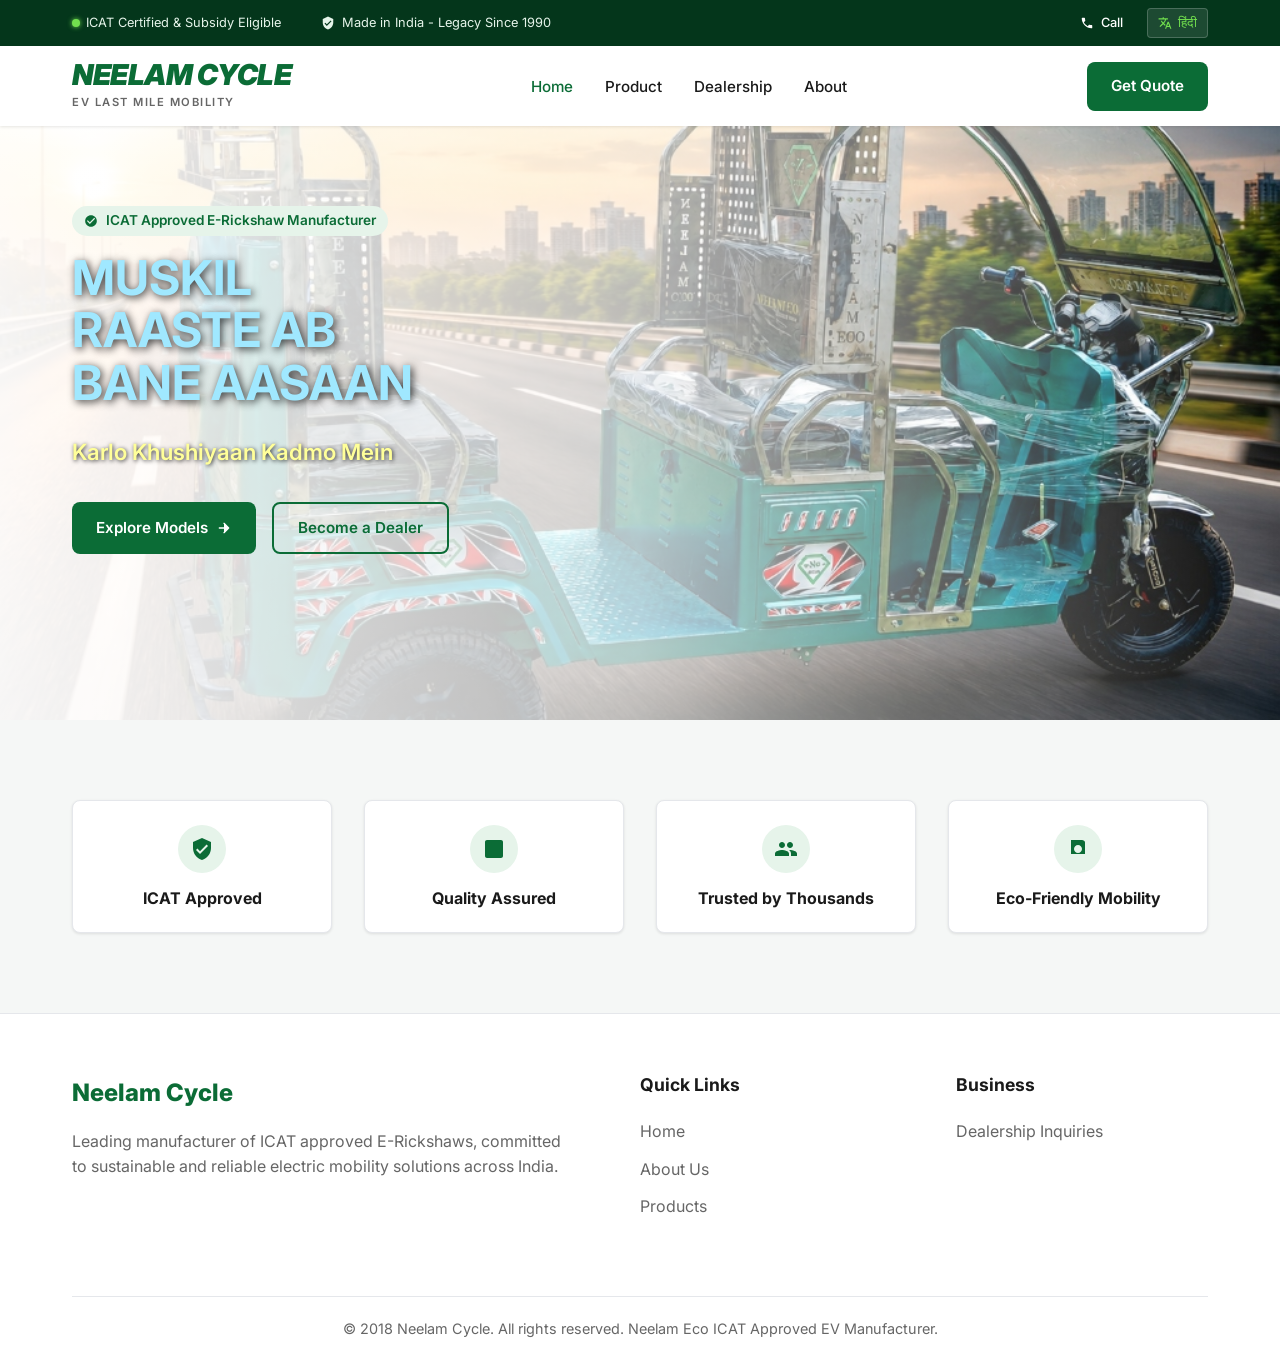
<file: index.html>
<!DOCTYPE html>
<html lang="en">
<head>
    <meta charset="UTF-8">
    <meta name="viewport" content="width=device-width, initial-scale=1.0">
    <title>Neelam Cycle | Electric Mobility</title>
    <meta name="description" content="Trusted across India for reliable, durable, and affordable electric rickshaws and utility vehicles.">
    <link href="https://fonts.googleapis.com/css2?family=Inter:wght@400;500;600;700;800&display=swap" rel="stylesheet">
    <link rel="stylesheet" href="style.css">
    <style>
        .home-hero {
            background-image: url('images/media__1781295295626.jpg');
            background-size: cover;
            background-position: center;
        }
        .hero-content h1 {
            color: #A0E8FF; /* Light blue */
            text-shadow: 2px 2px 8px rgba(0,0,0,0.8);
            line-height: 1.1;
        }
        .hero-content p.tagline {
            color: #FFFF99; /* Light yellow */
            text-shadow: 1px 1px 4px rgba(0,0,0,0.8);
            font-size: 1.4rem;
            font-weight: 600;
            margin-bottom: 2rem;
            text-transform: capitalize;
        }
    </style>
</head>
<body>

    <header>
        <div class="top-bar">
            <div class="container">
                <div class="top-bar-left">
                    <span><span class="status-dot"></span> ICAT Certified & Subsidy Eligible</span>
                    <span style="margin-left: 1rem;"><svg viewBox="0 0 24 24" width="14" height="14" fill="currentColor"><path d="M12 1L3 5v6c0 5.55 3.84 10.74 9 12 5.16-1.26 9-6.45 9-12V5l-9-4zm-2 16l-4-4 1.41-1.41L10 14.17l6.59-6.59L18 9l-8 8z"/></svg> Made in India - Legacy Since 1990</span>
                </div>
                <div class="top-bar-right">
                    <a href="tel:+919973473090" class="top-bar-link">
                        <svg viewBox="0 0 24 24" width="14" height="14" fill="currentColor"><path d="M6.62 10.79c1.44 2.83 3.76 5.14 6.59 6.59l2.2-2.2c.27-.27.67-.36 1.02-.24 1.12.37 2.33.57 3.57.57.55 0 1 .45 1 1V20c0 .55-.45 1-1 1-9.39 0-17-7.61-17-17 0-.55.45-1 1-1h3.5c.55 0 1 .45 1 1 0 1.25.2 2.45.57 3.57.11.35.03.74-.25 1.02l-2.2 2.2z"/></svg>
                        Call
                    </a>
                    <a href="#" class="top-bar-btn" onclick="toggleLanguage(event)">
                        <svg viewBox="0 0 24 24" width="14" height="14" fill="currentColor"><path d="M12.87 15.07l-2.54-2.51.03-.03c1.74-1.94 2.98-4.17 3.71-6.53H17V4h-7V2H8v2H1v2h11.17C11.5 7.92 10.44 9.75 9 11.35 8.07 10.32 7.3 9.19 6.69 8h-2c.73 1.63 1.73 3.17 2.98 4.56l-5.09 5.02L4 19l5-5 3.11 3.11.76-2.04zM18.5 10h-2L12 22h2l1.12-3h4.75L21 22h2l-4.5-12zm-2.62 7l1.62-4.33L19.12 17h-3.24z"/></svg>
                        <span style="font-family: 'Noto Sans Devanagari', sans-serif;">हिंदी</span>
                    </a>
                </div>
            </div>
        </div>
        <div class="container">
            <nav>
                <a href="index.html" class="logo-container">
                    <span class="logo-title">NEELAM CYCLE</span>
                    <span class="logo-tagline">EV Last Mile Mobility</span>
                </a>
                <ul class="nav-links">
                    <li><a href="index.html" class="active">Home</a></li>
                    <li><a href="products.html">Product</a></li>
                    <li><a href="dealership.html">Dealership</a></li>
                    <li><a href="about.html">About</a></li>
                </ul>
                <a href="dealership.html" class="btn btn-primary nav-cta">Get Quote</a>
                <button class="hamburger">&#9776;</button>
            </nav>
        </div>
    </header>

    <main>
        <section class="hero home-hero">
            <div class="container">
                <div class="hero-content">
                    <span class="badge">
                        <svg viewBox="0 0 24 24"><path d="M12 2C6.48 2 2 6.48 2 12s4.48 10 10 10 10-4.48 10-10S17.52 2 12 2zm-2 15l-5-5 1.41-1.41L10 14.17l7.59-7.59L19 8l-9 9z"/></svg>
                        ICAT Approved E-Rickshaw Manufacturer
                    </span>
                    <h1>MUSKIL<br>RAASTE AB<br>BANE AASAAN</h1>
                    <p class="tagline">karlo khushiyaan kadmo mein</p>
                    <div class="hero-actions">
                        <a href="products.html" class="btn btn-primary">
                            Explore Models
                            <svg style="width: 16px; height: 16px; fill: currentColor;" viewBox="0 0 24 24"><path d="M5 12h14M12 5l7 7-7 7" stroke="currentColor" stroke-width="2" stroke-linecap="round" stroke-linejoin="round"/></svg>
                        </a>
                        <a href="dealership.html" class="btn btn-outline">Become a Dealer</a>
                    </div>
                </div>
            </div>
        </section>

        <section class="section section-light">
            <div class="container">
                <div class="grid grid-4 text-center">
                    <div class="card" style="padding: 1.5rem 1rem;">
                        <div class="card-icon" style="margin: 0 auto 1rem;">
                            <svg viewBox="0 0 24 24"><path d="M12 1L3 5v6c0 5.55 3.84 10.74 9 12 5.16-1.26 9-6.45 9-12V5l-9-4zm-2 16l-4-4 1.41-1.41L10 14.17l6.59-6.59L18 9l-8 8z"/></svg>
                        </div>
                        <h4 style="margin-bottom: 0;">ICAT Approved</h4>
                    </div>
                    <div class="card" style="padding: 1.5rem 1rem;">
                        <div class="card-icon" style="margin: 0 auto 1rem;">
                            <svg viewBox="0 0 24 24"><path d="M19 3H5c-1.1 0-2 .9-2 2v14c0 1.1.9 2 2 2h14c1.1 0 2-.9 2-2V5c0-1.1-.9-2-2-2zm-7 9h-2V7h-2v5H6v-2H4v2c0 2.21 1.79 4 4 4h2v5h2v-5h2v2h2v-2c0-2.21-1.79-4-4-4z"/></svg>
                        </div>
                        <h4 style="margin-bottom: 0;">Quality Assured</h4>
                    </div>
                    <div class="card" style="padding: 1.5rem 1rem;">
                        <div class="card-icon" style="margin: 0 auto 1rem;">
                            <svg viewBox="0 0 24 24"><path d="M16 11c1.66 0 2.99-1.34 2.99-3S17.66 5 16 5c-1.66 0-3 1.34-3 3s1.34 3 3 3zm-8 0c1.66 0 2.99-1.34 2.99-3S9.66 5 8 5C6.34 5 5 6.34 5 8s1.34 3 3 3zm0 2c-2.33 0-7 1.17-7 3.5V19h14v-2.5c0-2.33-4.67-3.5-7-3.5zm8 0c-.29 0-.62.02-.97.05 1.16.84 1.97 1.97 1.97 3.45V19h6v-2.5c0-2.33-4.67-3.5-7-3.5z"/></svg>
                        </div>
                        <h4 style="margin-bottom: 0;">Trusted by Thousands</h4>
                    </div>
                    <div class="card" style="padding: 1.5rem 1rem;">
                        <div class="card-icon" style="margin: 0 auto 1rem;">
                            <svg viewBox="0 0 24 24"><path d="M17.59 3.59c-.38-.38-.89-.59-1.42-.59H5v14h14V5.41c0-.53-.21-1.04-.59-1.42zM12 16c-2.21 0-4-1.79-4-4s1.79-4 4-4 4 1.79 4 4-1.79 4-4 4z"/></svg>
                        </div>
                        <h4 style="margin-bottom: 0;">Eco-Friendly Mobility</h4>
                    </div>
                </div>
            </div>
        </section>

    </main>

    <footer>
        <div class="container">
            <div class="footer-top">
                <div class="footer-about">
                    <a href="index.html" class="footer-logo">Neelam Cycle</a>
                    <p>Leading manufacturer of ICAT approved E-Rickshaws, committed to sustainable and reliable electric mobility solutions across India.</p>
                </div>
                <div class="footer-links">
                    <h4>Quick Links</h4>
                    <ul>
                        <li><a href="index.html">Home</a></li>
                        <li><a href="about.html">About Us</a></li>
                        <li><a href="products.html">Products</a></li>
                    </ul>
                </div>
                <div class="footer-links">
                    <h4>Business</h4>
                    <ul>
                        <li><a href="dealership.html">Dealership Inquiries</a></li>
                    </ul>
                </div>
            </div>
            <div class="footer-bottom">
                &copy; 2018 Neelam Cycle. All rights reserved. Neelam Eco ICAT Approved EV Manufacturer.
            </div>
        </div>
    </footer>

    <div id="google_translate_element" style="display: none;"></div>
    <script type="text/javascript">
        function googleTranslateElementInit() {
            new google.translate.TranslateElement({pageLanguage: 'en', includedLanguages: 'hi,en', autoDisplay: false}, 'google_translate_element');
        }
    </script>
    <script type="text/javascript" src="https://translate.google.com/translate_a/element.js?cb=googleTranslateElementInit"></script>
    <script src="script.js"></script>
</body>
</html>
</file>
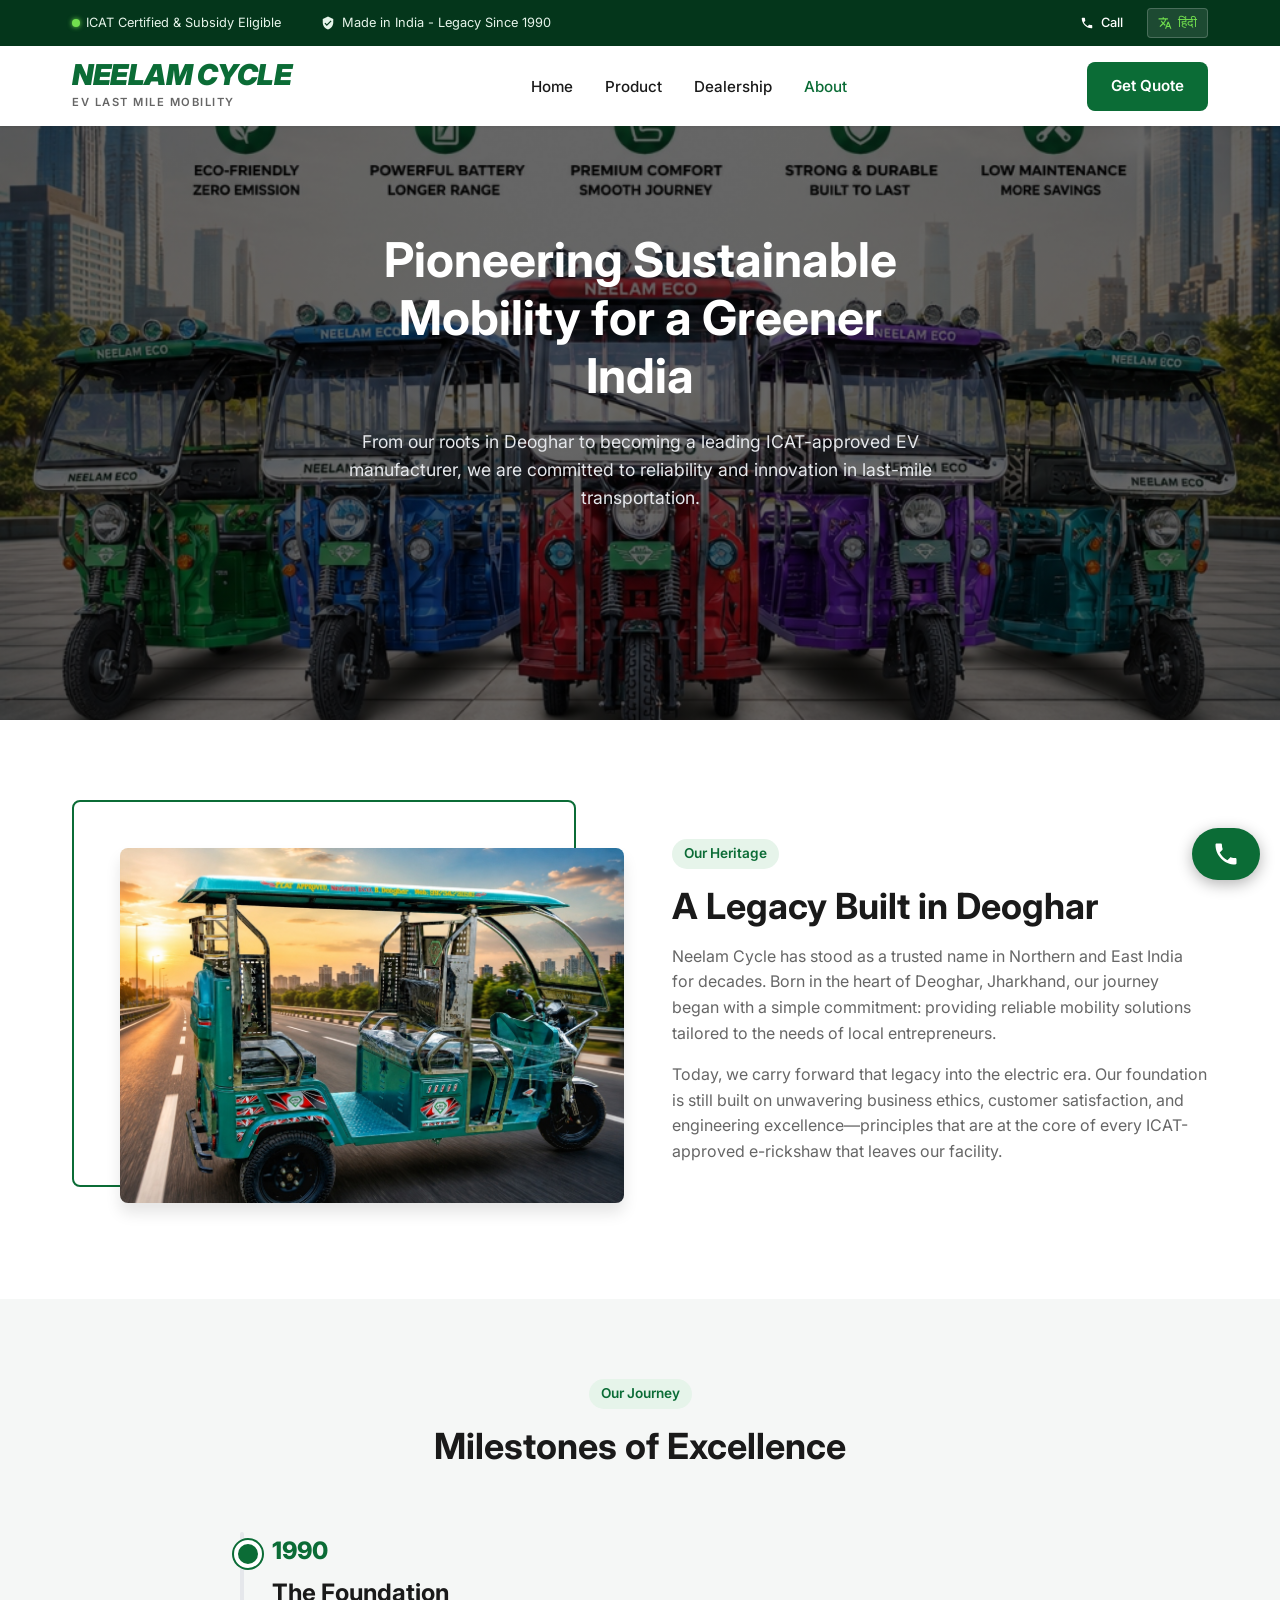
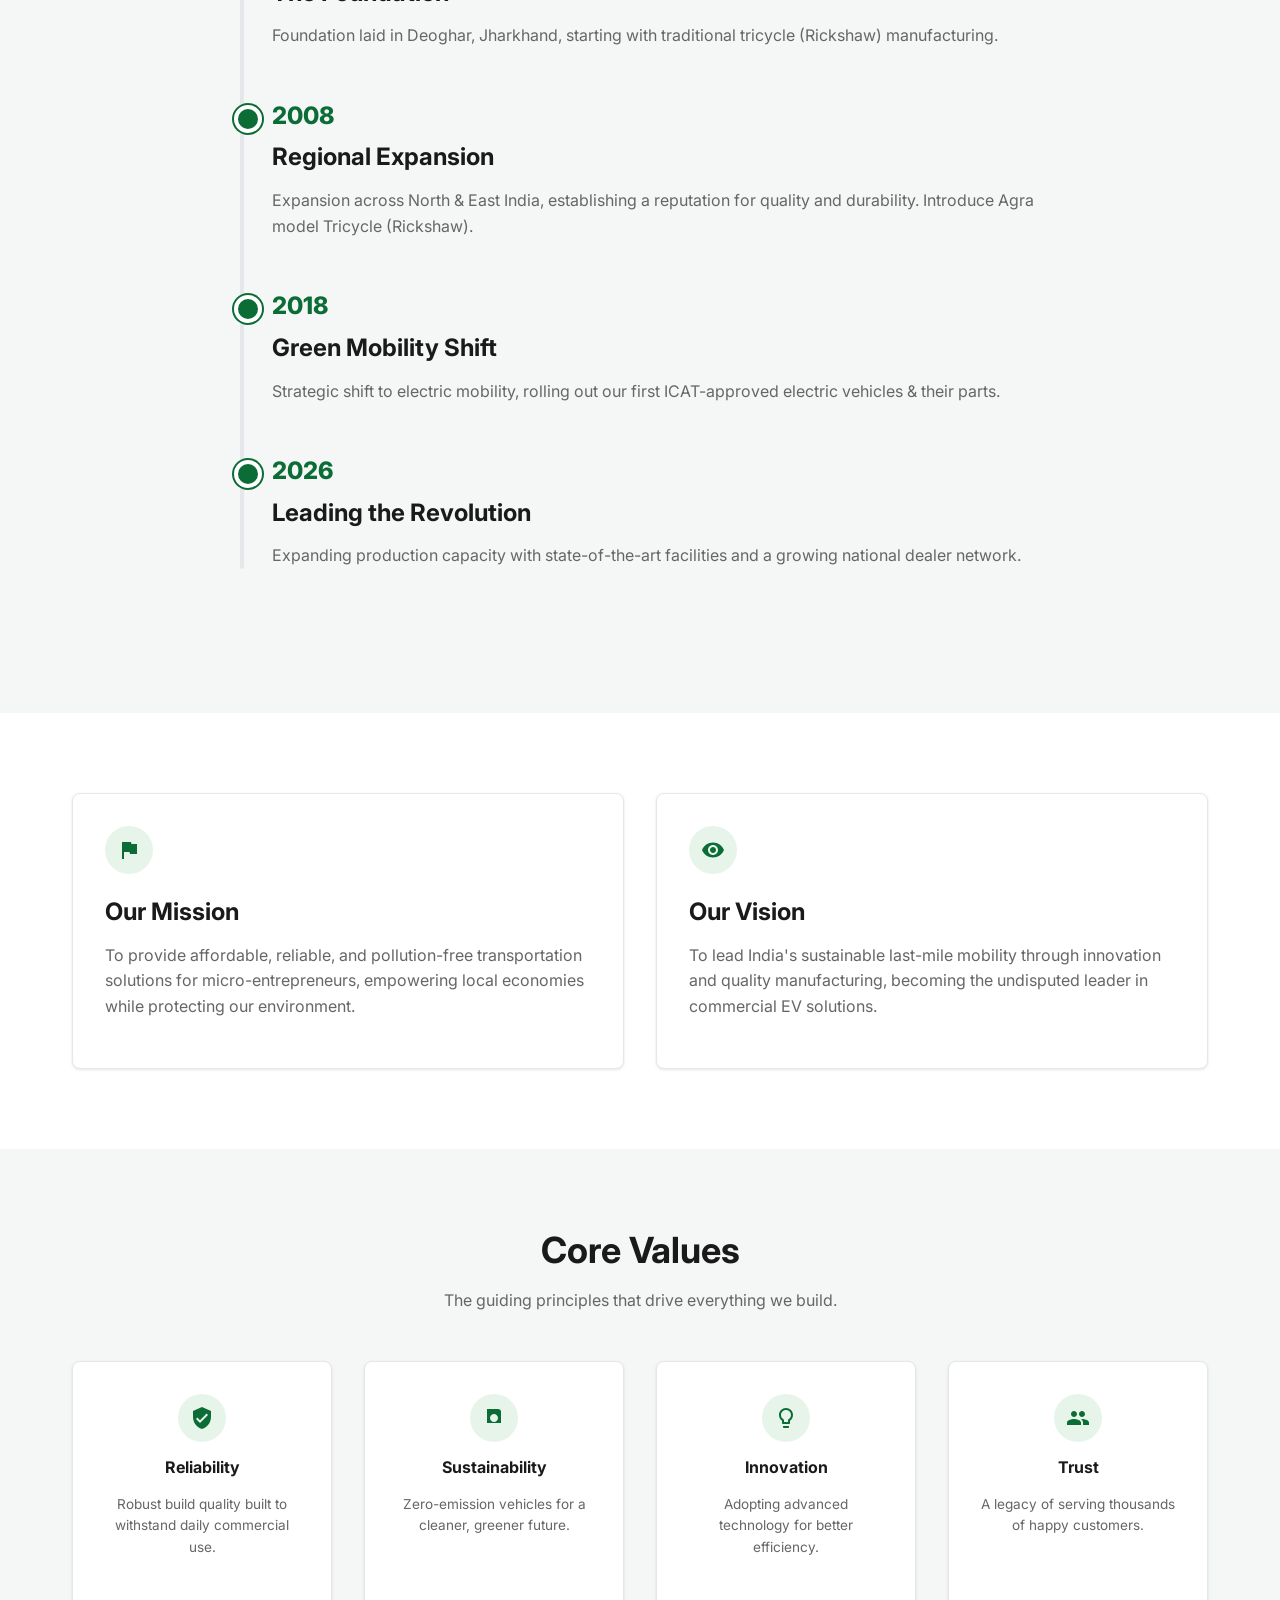
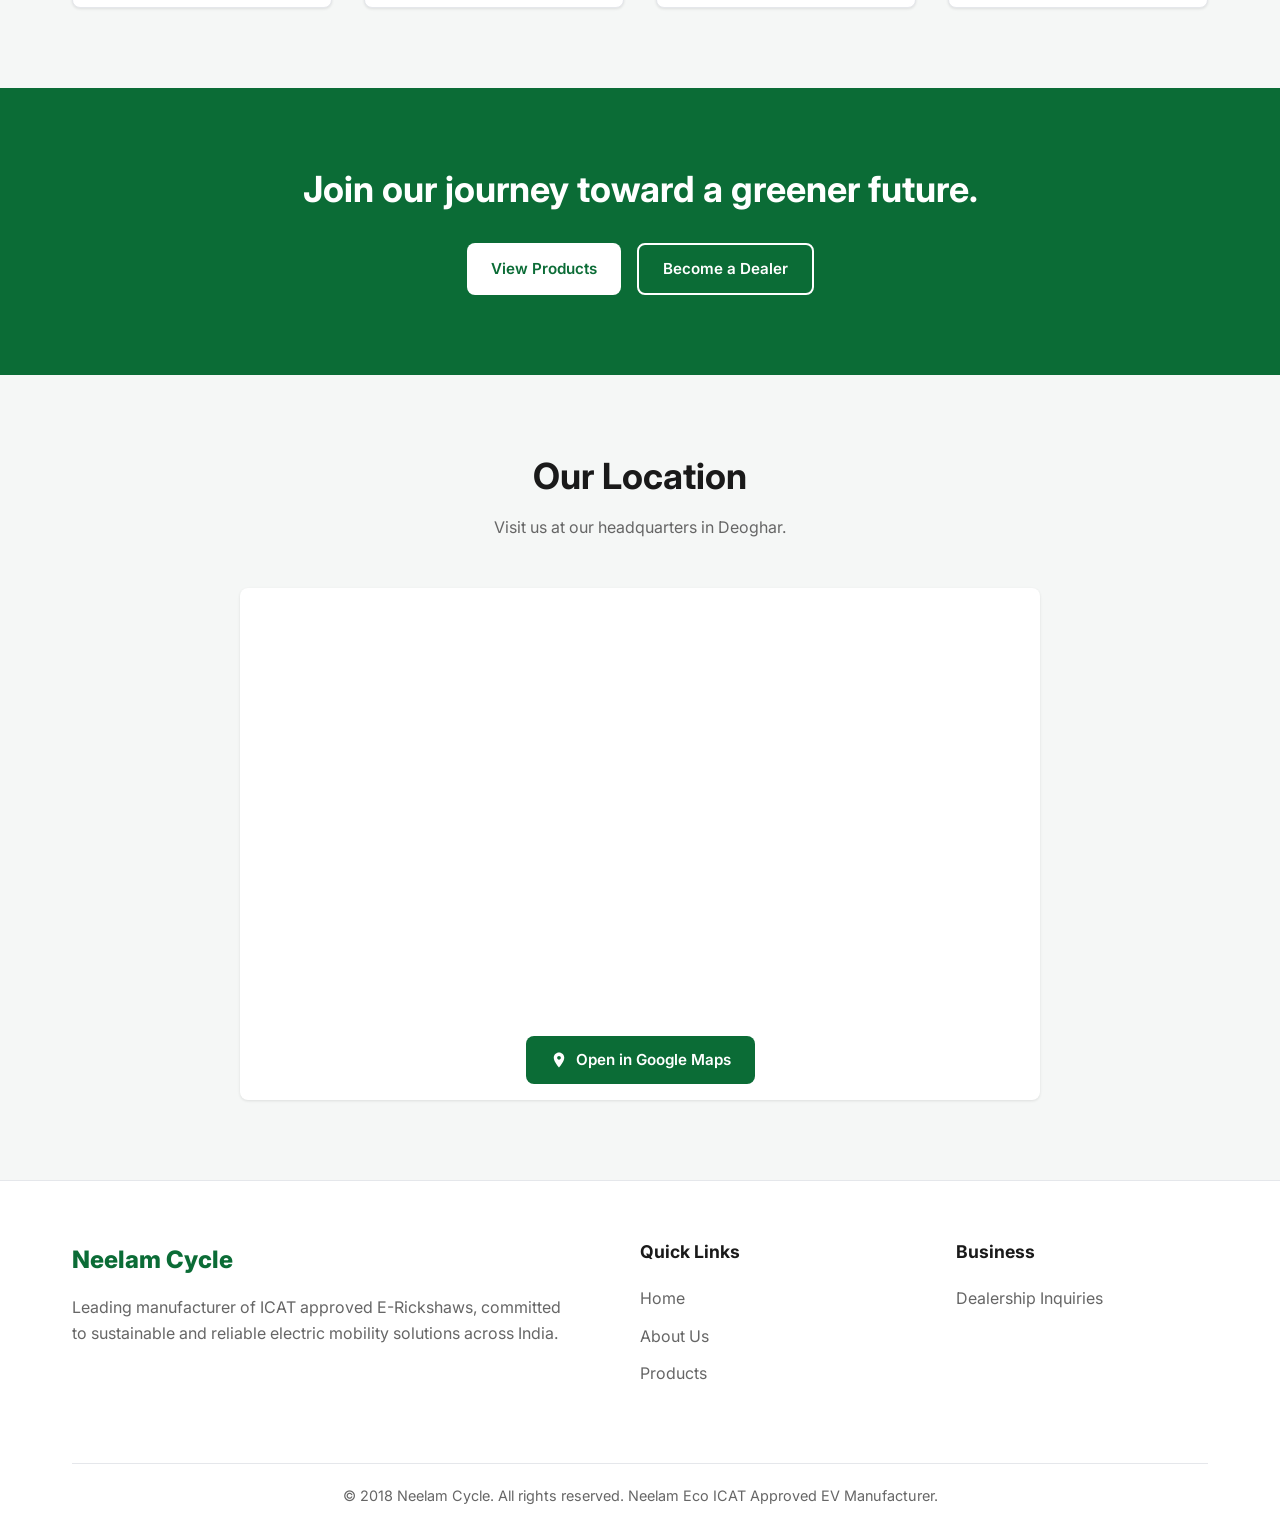
<file: about.html>
<!DOCTYPE html>
<html lang="en">
<head>
    <meta charset="UTF-8">
    <meta name="viewport" content="width=device-width, initial-scale=1.0">
    <title>About Us | Neelam Cycle</title>
    <link href="https://fonts.googleapis.com/css2?family=Inter:wght@400;500;600;700;800&display=swap" rel="stylesheet">
    <link rel="stylesheet" href="style.css">
    <style>
        .about-hero {
            background-image: linear-gradient(rgba(0, 0, 0, 0.6), rgba(0, 0, 0, 0.6)), url('images/media__1781296426450.jpg');
            background-size: cover;
            background-position: center;
            color: white;
            text-align: center;
        }
        .about-hero::before {
            display: none;
        }
        .about-hero h1 {
            color: white;
        }
        .about-hero p {
            color: #e5e7eb;
        }
        
        .timeline {
            position: relative;
            max-width: 800px;
            margin: 4rem auto;
            padding-left: 2rem;
        }
        .timeline::before {
            content: '';
            position: absolute;
            left: 0;
            top: 0;
            height: 100%;
            width: 4px;
            background: var(--border-color);
            border-radius: 2px;
        }
        .timeline-item {
            position: relative;
            margin-bottom: 3rem;
        }
        .timeline-item::before {
            content: '';
            position: absolute;
            left: -2.4rem;
            top: 0.5rem;
            width: 20px;
            height: 20px;
            background: var(--primary-color);
            border-radius: 50%;
            border: 4px solid white;
            box-shadow: 0 0 0 2px var(--primary-color);
        }
        .timeline-date {
            font-size: 1.5rem;
            font-weight: 800;
            color: var(--primary-color);
            margin-bottom: 0.5rem;
        }
        
        .legacy-img-wrapper {
            position: relative;
            padding: 1rem;
        }
        .legacy-img-wrapper::before {
            content: '';
            position: absolute;
            top: 0;
            left: 0;
            right: 2rem;
            bottom: 2rem;
            border: 2px solid var(--primary-color);
            z-index: 0;
            border-radius: var(--border-radius);
        }
        .legacy-img {
            position: relative;
            z-index: 1;
            border-radius: var(--border-radius);
            margin-top: 2rem;
            margin-left: 2rem;
            box-shadow: var(--shadow-lg);
        }
    </style>
</head>
<body>

    <header>
        <div class="top-bar">
            <div class="container">
                <div class="top-bar-left">
                    <span><span class="status-dot"></span> ICAT Certified & Subsidy Eligible</span>
                    <span style="margin-left: 1rem;"><svg viewBox="0 0 24 24" width="14" height="14" fill="currentColor"><path d="M12 1L3 5v6c0 5.55 3.84 10.74 9 12 5.16-1.26 9-6.45 9-12V5l-9-4zm-2 16l-4-4 1.41-1.41L10 14.17l6.59-6.59L18 9l-8 8z"/></svg> Made in India - Legacy Since 1990</span>
                </div>
                <div class="top-bar-right">
                    <a href="tel:+919973473090" class="top-bar-link">
                        <svg viewBox="0 0 24 24" width="14" height="14" fill="currentColor"><path d="M6.62 10.79c1.44 2.83 3.76 5.14 6.59 6.59l2.2-2.2c.27-.27.67-.36 1.02-.24 1.12.37 2.33.57 3.57.57.55 0 1 .45 1 1V20c0 .55-.45 1-1 1-9.39 0-17-7.61-17-17 0-.55.45-1 1-1h3.5c.55 0 1 .45 1 1 0 1.25.2 2.45.57 3.57.11.35.03.74-.25 1.02l-2.2 2.2z"/></svg>
                        Call
                    </a>
                    <a href="#" class="top-bar-btn" onclick="toggleLanguage(event)">
                        <svg viewBox="0 0 24 24" width="14" height="14" fill="currentColor"><path d="M12.87 15.07l-2.54-2.51.03-.03c1.74-1.94 2.98-4.17 3.71-6.53H17V4h-7V2H8v2H1v2h11.17C11.5 7.92 10.44 9.75 9 11.35 8.07 10.32 7.3 9.19 6.69 8h-2c.73 1.63 1.73 3.17 2.98 4.56l-5.09 5.02L4 19l5-5 3.11 3.11.76-2.04zM18.5 10h-2L12 22h2l1.12-3h4.75L21 22h2l-4.5-12zm-2.62 7l1.62-4.33L19.12 17h-3.24z"/></svg>
                        <span style="font-family: 'Noto Sans Devanagari', sans-serif;">हिंदी</span>
                    </a>
                </div>
            </div>
        </div>
        <div class="container">
            <nav>
                <a href="index.html" class="logo-container">
                    <span class="logo-title">NEELAM CYCLE</span>
                    <span class="logo-tagline">EV Last Mile Mobility</span>
                </a>
                <ul class="nav-links">
                    <li><a href="index.html">Home</a></li>
                    <li><a href="products.html">Product</a></li>
                    <li><a href="dealership.html">Dealership</a></li>
                    <li><a href="about.html" class="active">About</a></li>
                </ul>
                <a href="dealership.html" class="btn btn-primary nav-cta">Get Quote</a>
                <button class="hamburger">&#9776;</button>
            </nav>
        </div>
    </header>

    <main>
        <section class="hero about-hero">
            <div class="container">
                <div class="hero-content" style="margin: 0 auto;">
                    <h1>Pioneering Sustainable Mobility for a Greener India</h1>
                    <p style="font-size: 1.1rem;">From our roots in Deoghar to becoming a leading ICAT-approved EV manufacturer, we are committed to reliability and innovation in last-mile transportation.</p>
                </div>
            </div>
        </section>

        <section class="section">
            <div class="container">
                <div class="grid grid-2" style="align-items: center; gap: 4rem;">
                    <div class="legacy-img-wrapper">
                        <img src="images/media__1781295295626.jpg" alt="Legacy built in Deoghar" class="legacy-img">
                    </div>
                    <div>
                        <span class="badge">Our Heritage</span>
                        <h2>A Legacy Built in Deoghar</h2>
                        <p>Neelam Cycle has stood as a trusted name in Northern and East India for decades. Born in the heart of Deoghar, Jharkhand, our journey began with a simple commitment: providing reliable mobility solutions tailored to the needs of local entrepreneurs.</p>
                        <p>Today, we carry forward that legacy into the electric era. Our foundation is still built on unwavering business ethics, customer satisfaction, and engineering excellence—principles that are at the core of every ICAT-approved e-rickshaw that leaves our facility.</p>
                    </div>
                </div>
            </div>
        </section>

        <section class="section section-light">
            <div class="container">
                <div class="section-header text-center" style="margin: 0 auto;">
                    <span class="badge">Our Journey</span>
                    <h2>Milestones of Excellence</h2>
                </div>
                
                <div class="timeline">
                    <div class="timeline-item">
                        <div class="timeline-date">1990</div>
                        <h3>The Foundation</h3>
                        <p>Foundation laid in Deoghar, Jharkhand, starting with traditional tricycle (Rickshaw) manufacturing.</p>
                    </div>
                    <div class="timeline-item">
                        <div class="timeline-date">2008</div>
                        <h3>Regional Expansion</h3>
                        <p>Expansion across North & East India, establishing a reputation for quality and durability. Introduce Agra model Tricycle (Rickshaw).</p>
                    </div>
                    <div class="timeline-item">
                        <div class="timeline-date">2018</div>
                        <h3>Green Mobility Shift</h3>
                        <p>Strategic shift to electric mobility, rolling out our first ICAT-approved electric vehicles & their parts.</p>
                    </div>
                    <div class="timeline-item">
                        <div class="timeline-date">2026</div>
                        <h3>Leading the Revolution</h3>
                        <p>Expanding production capacity with state-of-the-art facilities and a growing national dealer network.</p>
                    </div>
                </div>
            </div>
        </section>

        <section class="section">
            <div class="container">
                <div class="grid grid-2">
                    <div class="card section-light">
                        <div class="card-icon"><svg viewBox="0 0 24 24"><path d="M14.4 6L14 4H5v17h2v-7h5.6l.4 2h7V6z"/></svg></div>
                        <h3>Our Mission</h3>
                        <p>To provide affordable, reliable, and pollution-free transportation solutions for micro-entrepreneurs, empowering local economies while protecting our environment.</p>
                    </div>
                    <div class="card section-light">
                        <div class="card-icon"><svg viewBox="0 0 24 24"><path d="M12 4.5C7 4.5 2.73 7.61 1 12c1.73 4.39 6 7.5 11 7.5s9.27-3.11 11-7.5c-1.73-4.39-6-7.5-11-7.5zM12 17c-2.76 0-5-2.24-5-5s2.24-5 5-5 5 2.24 5 5-2.24 5-5 5zm0-8c-1.66 0-3 1.34-3 3s1.34 3 3 3 3-1.34 3-3-1.34-3-3-3z"/></svg></div>
                        <h3>Our Vision</h3>
                        <p>To lead India's sustainable last-mile mobility through innovation and quality manufacturing, becoming the undisputed leader in commercial EV solutions.</p>
                    </div>
                </div>
            </div>
        </section>
        
        <section class="section section-light">
            <div class="container">
                <div class="section-header text-center" style="margin: 0 auto;">
                    <h2>Core Values</h2>
                    <p>The guiding principles that drive everything we build.</p>
                </div>
                
                <div class="grid grid-4 text-center" style="margin-top: 3rem;">
                    <div class="card">
                        <div class="card-icon" style="margin: 0 auto 1rem;"><svg viewBox="0 0 24 24"><path d="M12 1L3 5v6c0 5.55 3.84 10.74 9 12 5.16-1.26 9-6.45 9-12V5l-9-4zm-2 16l-4-4 1.41-1.41L10 14.17l6.59-6.59L18 9l-8 8z"/></svg></div>
                        <h4>Reliability</h4>
                        <p style="font-size: 0.85rem;">Robust build quality built to withstand daily commercial use.</p>
                    </div>
                    <div class="card">
                        <div class="card-icon" style="margin: 0 auto 1rem;"><svg viewBox="0 0 24 24"><path d="M17.59 3.59c-.38-.38-.89-.59-1.42-.59H5v14h14V5.41c0-.53-.21-1.04-.59-1.42zM12 16c-2.21 0-4-1.79-4-4s1.79-4 4-4 4 1.79 4 4-1.79 4-4 4z"/></svg></div>
                        <h4>Sustainability</h4>
                        <p style="font-size: 0.85rem;">Zero-emission vehicles for a cleaner, greener future.</p>
                    </div>
                    <div class="card">
                        <div class="card-icon" style="margin: 0 auto 1rem;"><svg viewBox="0 0 24 24"><path d="M9 21c0 .55.45 1 1 1h4c.55 0 1-.45 1-1v-1H9v1zm3-19C8.14 2 5 5.14 5 9c0 2.38 1.19 4.47 3 5.74V17c0 .55.45 1 1 1h6c.55 0 1-.45 1-1v-2.26c1.81-1.27 3-3.36 3-5.74 0-3.86-3.14-7-7-7zm2.85 11.1l-.85.6V16h-4v-2.3l-.85-.6C7.8 12.16 7 10.63 7 9c0-2.76 2.24-5 5-5s5 2.24 5 5c0 1.63-.8 3.16-2.15 4.1z"/></svg></div>
                        <h4>Innovation</h4>
                        <p style="font-size: 0.85rem;">Adopting advanced technology for better efficiency.</p>
                    </div>
                    <div class="card">
                        <div class="card-icon" style="margin: 0 auto 1rem;"><svg viewBox="0 0 24 24"><path d="M16 11c1.66 0 2.99-1.34 2.99-3S17.66 5 16 5c-1.66 0-3 1.34-3 3s1.34 3 3 3zm-8 0c1.66 0 2.99-1.34 2.99-3S9.66 5 8 5C6.34 5 5 6.34 5 8s1.34 3 3 3zm0 2c-2.33 0-7 1.17-7 3.5V19h14v-2.5c0-2.33-4.67-3.5-7-3.5zm8 0c-.29 0-.62.02-.97.05 1.16.84 1.97 1.97 1.97 3.45V19h6v-2.5c0-2.33-4.67-3.5-7-3.5z"/></svg></div>
                        <h4>Trust</h4>
                        <p style="font-size: 0.85rem;">A legacy of serving thousands of happy customers.</p>
                    </div>
                </div>
            </div>
        </section>
        
        <section class="section text-center" style="background-color: var(--primary-color); color: white;">
            <div class="container">
                <h2 style="color: white; margin-bottom: 2rem;">Join our journey toward a greener future.</h2>
                <div style="display: flex; gap: 1rem; justify-content: center;">
                    <a href="products.html" class="btn" style="background: white; color: var(--primary-color);">View Products</a>
                    <a href="dealership.html" class="btn" style="border: 2px solid white; color: white;">Become a Dealer</a>
                </div>
            </div>
        </section>

        <section class="section section-light text-center">
            <div class="container">
                <div class="section-header" style="margin: 0 auto 3rem;">
                    <h2>Our Location</h2>
                    <p>Visit us at our headquarters in Deoghar.</p>
                </div>
                <div style="max-width: 800px; margin: 0 auto; background: white; padding: 1rem; border-radius: var(--border-radius); box-shadow: var(--shadow-sm);">
                    <iframe src="https://maps.google.com/maps?q=Neelam+Cycle,+Deoghar,+Jharkhand&t=&z=15&ie=UTF8&iwloc=&output=embed" width="100%" height="400" style="border:0; border-radius: 8px;" allowfullscreen="" loading="lazy"></iframe>
                    <div style="margin-top: 1.5rem;">
                        <a href="https://maps.app.goo.gl/rmvc1R8hshAoDLZy8" target="_blank" class="btn btn-primary" style="display: inline-flex; gap: 8px; align-items: center;">
                            <svg style="width:18px;height:18px;fill:currentColor;" viewBox="0 0 24 24"><path d="M12 2C8.13 2 5 5.13 5 9c0 5.25 7 13 7 13s7-7.75 7-13c0-3.87-3.13-7-7-7zm0 9.5c-1.38 0-2.5-1.12-2.5-2.5s1.12-2.5 2.5-2.5 2.5 1.12 2.5 2.5-1.12 2.5-2.5 2.5z"/></svg>
                            Open in Google Maps
                        </a>
                    </div>
                </div>
            </div>
        </section>

    </main>

    <footer>
        <div class="container">
            <div class="footer-top">
                <div class="footer-about">
                    <a href="index.html" class="footer-logo">Neelam Cycle</a>
                    <p>Leading manufacturer of ICAT approved E-Rickshaws, committed to sustainable and reliable electric mobility solutions across India.</p>
                </div>
                <div class="footer-links">
                    <h4>Quick Links</h4>
                    <ul>
                        <li><a href="index.html">Home</a></li>
                        <li><a href="about.html">About Us</a></li>
                        <li><a href="products.html">Products</a></li>
                    </ul>
                </div>
                <div class="footer-links">
                    <h4>Business</h4>
                    <ul>
                        <li><a href="dealership.html">Dealership Inquiries</a></li>
                    </ul>
                </div>
            </div>
            <div class="footer-bottom">
                &copy; 2018 Neelam Cycle. All rights reserved. Neelam Eco ICAT Approved EV Manufacturer.
            </div>
        </div>
    </footer>

    <!-- Floating Contact Button -->
    <a href="tel:+919973473090" class="floating-contact" id="floating-phone-btn">
        <div class="floating-contact-icon">
            <svg viewBox="0 0 24 24"><path d="M6.62 10.79c1.44 2.83 3.76 5.14 6.59 6.59l2.2-2.2c.27-.27.67-.36 1.02-.24 1.12.37 2.33.57 3.57.57.55 0 1 .45 1 1V20c0 .55-.45 1-1 1-9.39 0-17-7.61-17-17 0-.55.45-1 1-1h3.5c.55 0 1 .45 1 1 0 1.25.2 2.45.57 3.57.11.35.03.74-.25 1.02l-2.2 2.2z"/></svg>
        </div>
        <div class="floating-contact-numbers">
            <span>+91 99734 73090</span>
            <span>+91 79790 67409</span>
        </div>
    </a>

    <div id="google_translate_element" style="display: none;"></div>
    <script type="text/javascript">
        function googleTranslateElementInit() {
            new google.translate.TranslateElement({pageLanguage: 'en', includedLanguages: 'hi,en', autoDisplay: false}, 'google_translate_element');
        }
    </script>
    <script type="text/javascript" src="https://translate.google.com/translate_a/element.js?cb=googleTranslateElementInit"></script>
    <script src="script.js"></script>
</body>
</html>
</file>
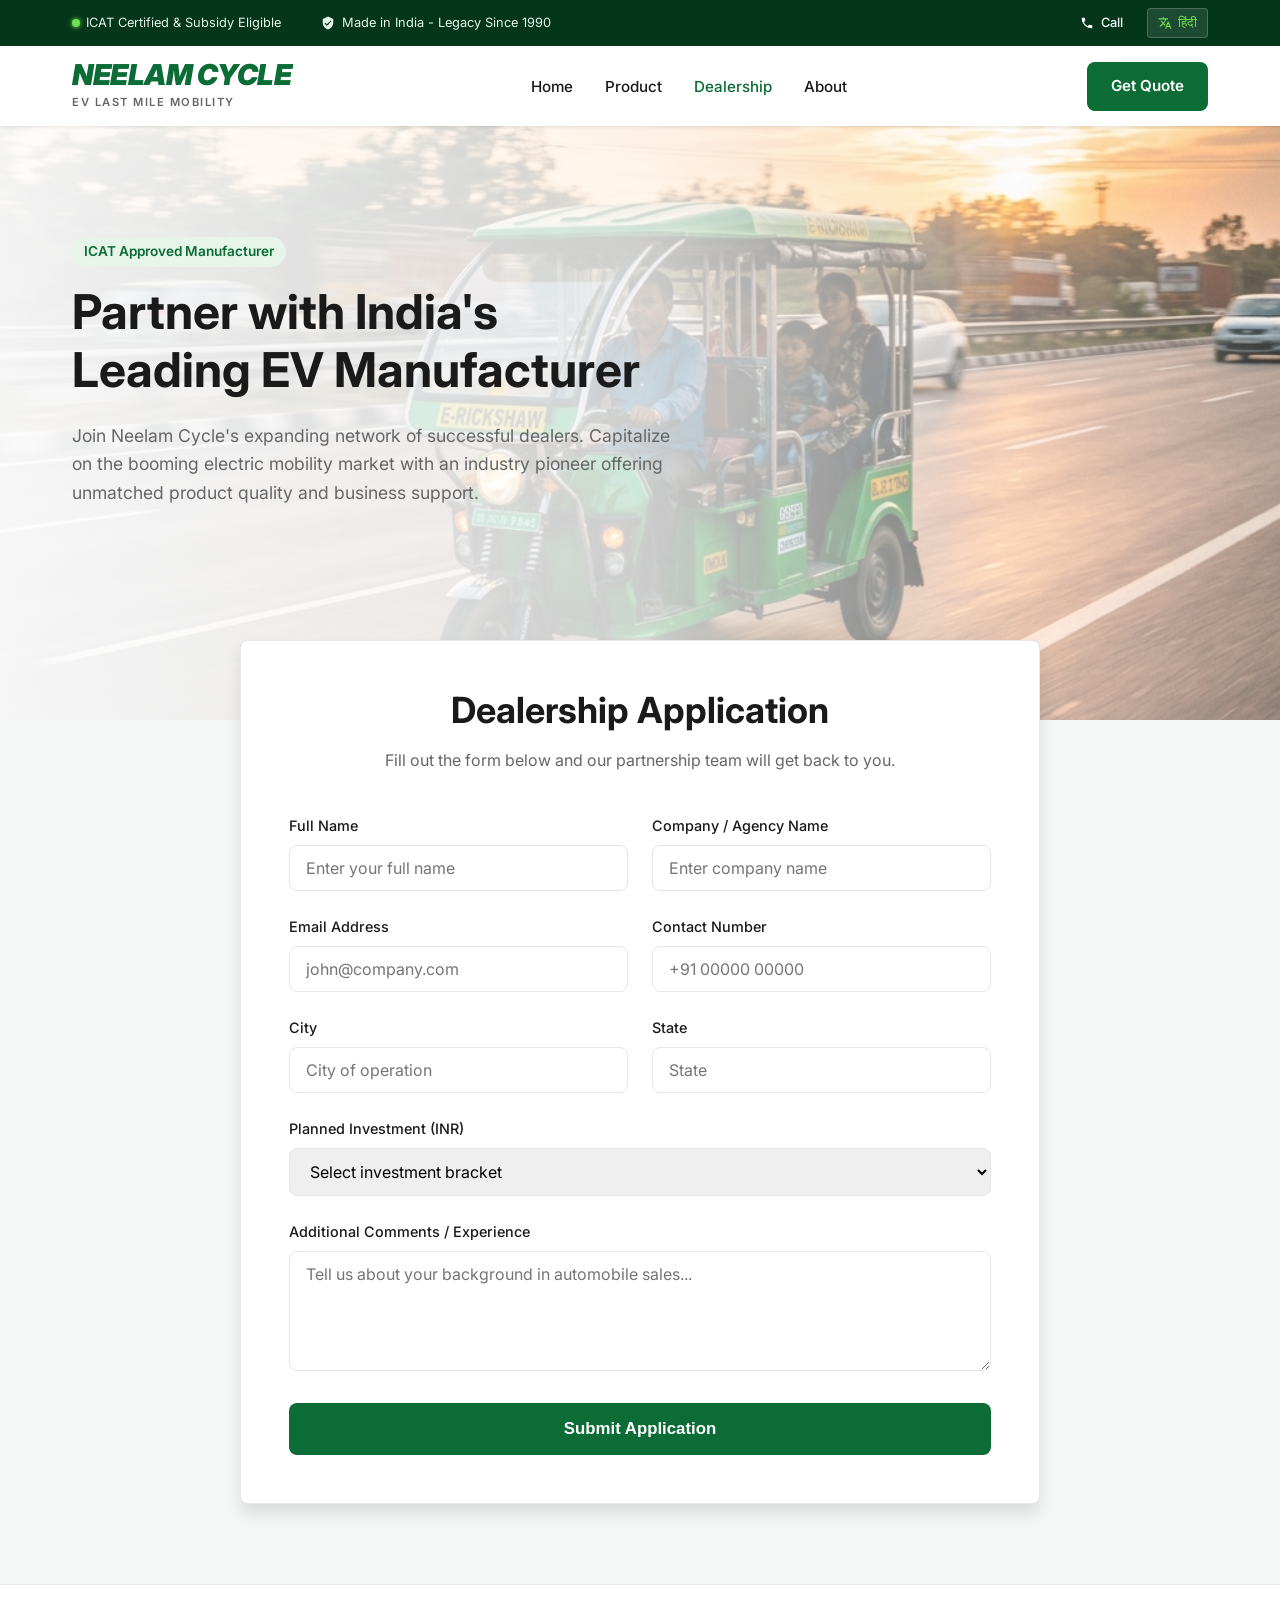
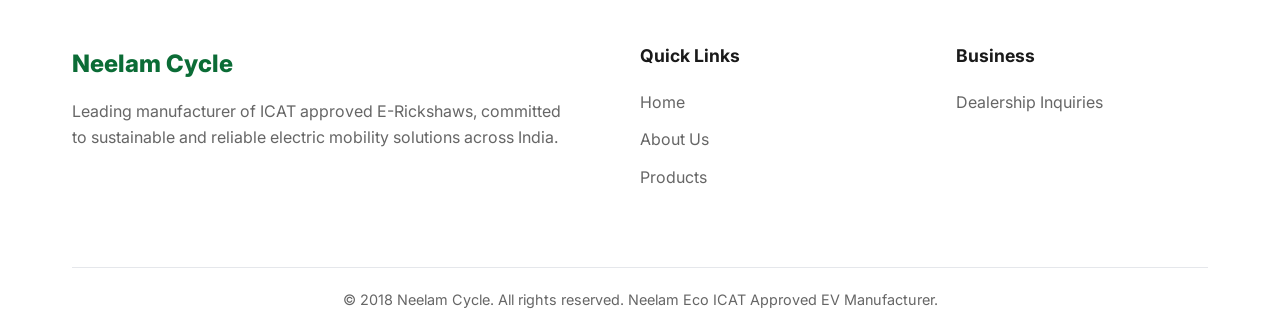
<file: dealership.html>
<!DOCTYPE html>
<html lang="en">
<head>
    <meta charset="UTF-8">
    <meta name="viewport" content="width=device-width, initial-scale=1.0">
    <title>Dealership | Neelam Cycle</title>
    <link href="https://fonts.googleapis.com/css2?family=Inter:wght@400;500;600;700;800&display=swap" rel="stylesheet">
    <link rel="stylesheet" href="style.css">
    <style>
        .dealer-hero {
            background-image: linear-gradient(to right, rgba(255,255,255,0.95) 0%, rgba(255,255,255,0.8) 50%, rgba(255,255,255,0.2) 100%), url('images/home_hero_1781292490263.png');
            background-size: cover;
            background-position: center;
        }
        .dealer-hero::before {
            display: none;
        }
        
        .form-container {
            max-width: 800px;
            margin: 0 auto;
            background: white;
            padding: 3rem;
            border-radius: var(--border-radius);
            box-shadow: var(--shadow-lg);
            border: 1px solid var(--border-color);
            margin-top: -80px; /* Overlap hero slightly */
            position: relative;
            z-index: 10;
        }
        
        @media (max-width: 768px) {
            .form-container {
                padding: 2rem 1.5rem;
                margin-top: -40px;
            }
        }
    </style>
</head>
<body>

    <header>
        <div class="top-bar">
            <div class="container">
                <div class="top-bar-left">
                    <span><span class="status-dot"></span> ICAT Certified & Subsidy Eligible</span>
                    <span style="margin-left: 1rem;"><svg viewBox="0 0 24 24" width="14" height="14" fill="currentColor"><path d="M12 1L3 5v6c0 5.55 3.84 10.74 9 12 5.16-1.26 9-6.45 9-12V5l-9-4zm-2 16l-4-4 1.41-1.41L10 14.17l6.59-6.59L18 9l-8 8z"/></svg> Made in India - Legacy Since 1990</span>
                </div>
                <div class="top-bar-right">
                    <a href="tel:+919973473090" class="top-bar-link">
                        <svg viewBox="0 0 24 24" width="14" height="14" fill="currentColor"><path d="M6.62 10.79c1.44 2.83 3.76 5.14 6.59 6.59l2.2-2.2c.27-.27.67-.36 1.02-.24 1.12.37 2.33.57 3.57.57.55 0 1 .45 1 1V20c0 .55-.45 1-1 1-9.39 0-17-7.61-17-17 0-.55.45-1 1-1h3.5c.55 0 1 .45 1 1 0 1.25.2 2.45.57 3.57.11.35.03.74-.25 1.02l-2.2 2.2z"/></svg>
                        Call
                    </a>
                    <a href="#" class="top-bar-btn" onclick="toggleLanguage(event)">
                        <svg viewBox="0 0 24 24" width="14" height="14" fill="currentColor"><path d="M12.87 15.07l-2.54-2.51.03-.03c1.74-1.94 2.98-4.17 3.71-6.53H17V4h-7V2H8v2H1v2h11.17C11.5 7.92 10.44 9.75 9 11.35 8.07 10.32 7.3 9.19 6.69 8h-2c.73 1.63 1.73 3.17 2.98 4.56l-5.09 5.02L4 19l5-5 3.11 3.11.76-2.04zM18.5 10h-2L12 22h2l1.12-3h4.75L21 22h2l-4.5-12zm-2.62 7l1.62-4.33L19.12 17h-3.24z"/></svg>
                        <span style="font-family: 'Noto Sans Devanagari', sans-serif;">हिंदी</span>
                    </a>
                </div>
            </div>
        </div>
        <div class="container">
            <nav>
                <a href="index.html" class="logo-container">
                    <span class="logo-title">NEELAM CYCLE</span>
                    <span class="logo-tagline">EV Last Mile Mobility</span>
                </a>
                <ul class="nav-links">
                    <li><a href="index.html">Home</a></li>
                    <li><a href="products.html">Product</a></li>
                    <li><a href="dealership.html" class="active">Dealership</a></li>
                    <li><a href="about.html">About</a></li>
                </ul>
                <a href="dealership.html" class="btn btn-primary nav-cta">Get Quote</a>
                <button class="hamburger">&#9776;</button>
            </nav>
        </div>
    </header>

    <main>
        <section class="hero dealer-hero">
            <div class="container">
                <div class="hero-content">
                    <span class="badge">ICAT Approved Manufacturer</span>
                    <h1>Partner with India's Leading EV Manufacturer</h1>
                    <p style="font-size: 1.1rem;">Join Neelam Cycle's expanding network of successful dealers. Capitalize on the booming electric mobility market with an industry pioneer offering unmatched product quality and business support.</p>
                </div>
            </div>
        </section>

        <section class="section section-light" style="padding-top: 0;">
            <div class="container">
                <div class="form-container">
                    <div class="text-center" style="margin-bottom: 2.5rem;">
                        <h2>Dealership Application</h2>
                        <p>Fill out the form below and our partnership team will get back to you.</p>
                    </div>
                    
                    <form action="https://formsubmit.co/ajax/neelamcycle01@gmail.com" method="POST">
                        <input type="hidden" name="_cc" value="vinaykumar21y95@gmail.com">
                        <input type="hidden" name="_subject" value="New Dealership Application - Neelam Cycle">
                        <input type="hidden" name="_captcha" value="false">
                        
                        <div class="grid grid-2" style="gap: 1.5rem; margin-bottom: 1.5rem;">
                            <div class="form-group" style="margin-bottom: 0;">
                                <label for="fullName" class="form-label">Full Name</label>
                                <input type="text" id="fullName" name="Full_Name" class="form-control" placeholder="Enter your full name" required>
                            </div>
                            <div class="form-group" style="margin-bottom: 0;">
                                <label for="companyName" class="form-label">Company / Agency Name</label>
                                <input type="text" id="companyName" name="Company_Name" class="form-control" placeholder="Enter company name">
                            </div>
                            <div class="form-group" style="margin-bottom: 0;">
                                <label for="email" class="form-label">Email Address</label>
                                <input type="email" id="email" name="Email" class="form-control" placeholder="john@company.com" required>
                            </div>
                            <div class="form-group" style="margin-bottom: 0;">
                                <label for="phone" class="form-label">Contact Number</label>
                                <input type="tel" id="phone" name="Phone" class="form-control" placeholder="+91 00000 00000" required>
                            </div>
                            <div class="form-group" style="margin-bottom: 0;">
                                <label for="city" class="form-label">City</label>
                                <input type="text" id="city" name="City" class="form-control" placeholder="City of operation" required>
                            </div>
                            <div class="form-group" style="margin-bottom: 0;">
                                <label for="state" class="form-label">State</label>
                                <input type="text" id="state" name="State" class="form-control" placeholder="State" required>
                            </div>
                        </div>
                        
                        <div class="form-group">
                            <label for="investment" class="form-label">Planned Investment (INR)</label>
                            <select id="investment" name="Investment_Bracket" class="form-control" required>
                                <option value="" disabled selected>Select investment bracket</option>
                                <option value="10-25">10 - 25 Lakhs</option>
                                <option value="25-50">25 - 50 Lakhs</option>
                                <option value="50+">50+ Lakhs</option>
                            </select>
                        </div>
                        
                        <div class="form-group">
                            <label for="message" class="form-label">Additional Comments / Experience</label>
                            <textarea id="message" name="Comments" class="form-control" placeholder="Tell us about your background in automobile sales..."></textarea>
                        </div>
                        
                        <button type="submit" class="btn btn-primary" style="width: 100%; padding: 1rem; font-size: 1.05rem;">Submit Application</button>
                    </form>
                </div>
            </div>
        </section>

    </main>

    <footer>
        <div class="container">
            <div class="footer-top">
                <div class="footer-about">
                    <a href="index.html" class="footer-logo">Neelam Cycle</a>
                    <p>Leading manufacturer of ICAT approved E-Rickshaws, committed to sustainable and reliable electric mobility solutions across India.</p>
                </div>
                <div class="footer-links">
                    <h4>Quick Links</h4>
                    <ul>
                        <li><a href="index.html">Home</a></li>
                        <li><a href="about.html">About Us</a></li>
                        <li><a href="products.html">Products</a></li>
                    </ul>
                </div>
                <div class="footer-links">
                    <h4>Business</h4>
                    <ul>
                        <li><a href="dealership.html">Dealership Inquiries</a></li>
                    </ul>
                </div>
            </div>
            <div class="footer-bottom">
                &copy; 2018 Neelam Cycle. All rights reserved. Neelam Eco ICAT Approved EV Manufacturer.
            </div>
        </div>
    </footer>

    <div id="google_translate_element" style="display: none;"></div>
    <script type="text/javascript">
        function googleTranslateElementInit() {
            new google.translate.TranslateElement({pageLanguage: 'en', includedLanguages: 'hi,en', autoDisplay: false}, 'google_translate_element');
        }
    </script>
    <script type="text/javascript" src="https://translate.google.com/translate_a/element.js?cb=googleTranslateElementInit"></script>
    <script src="script.js"></script>
</body>
</html>
</file>
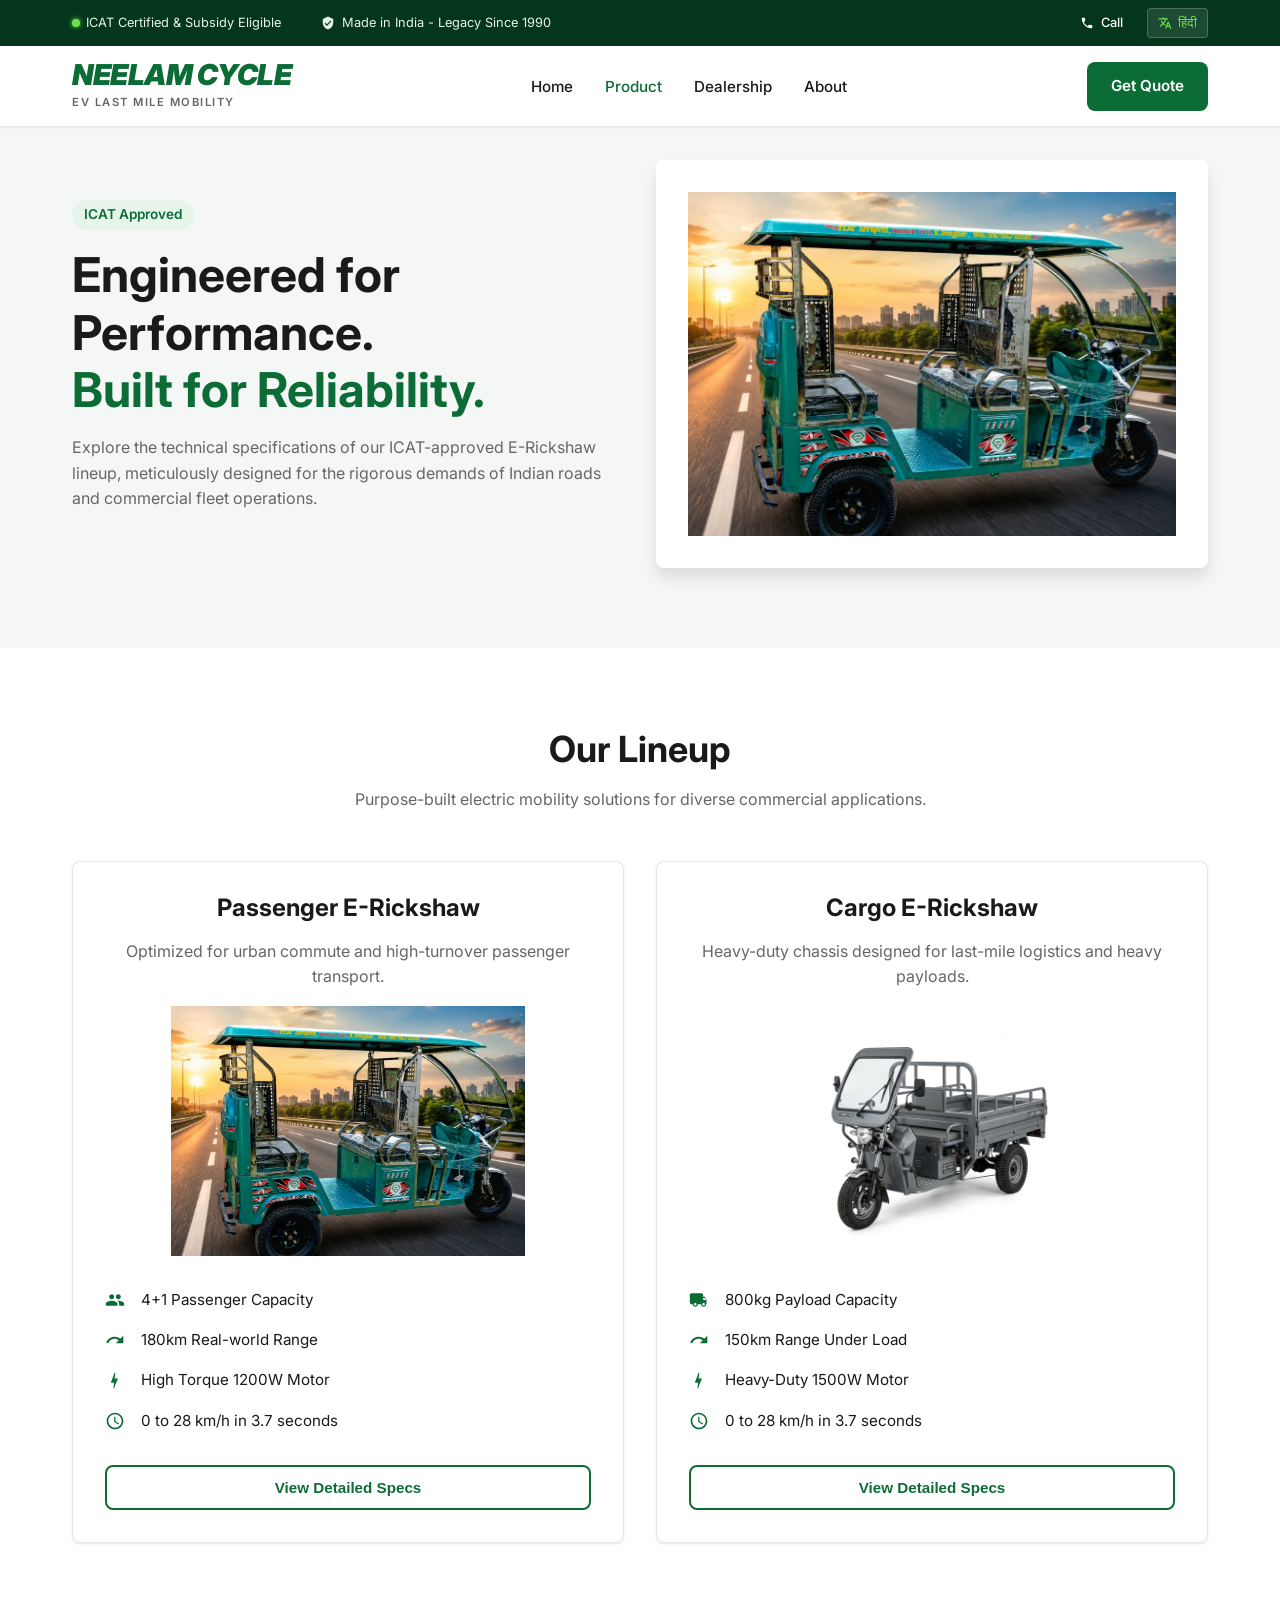
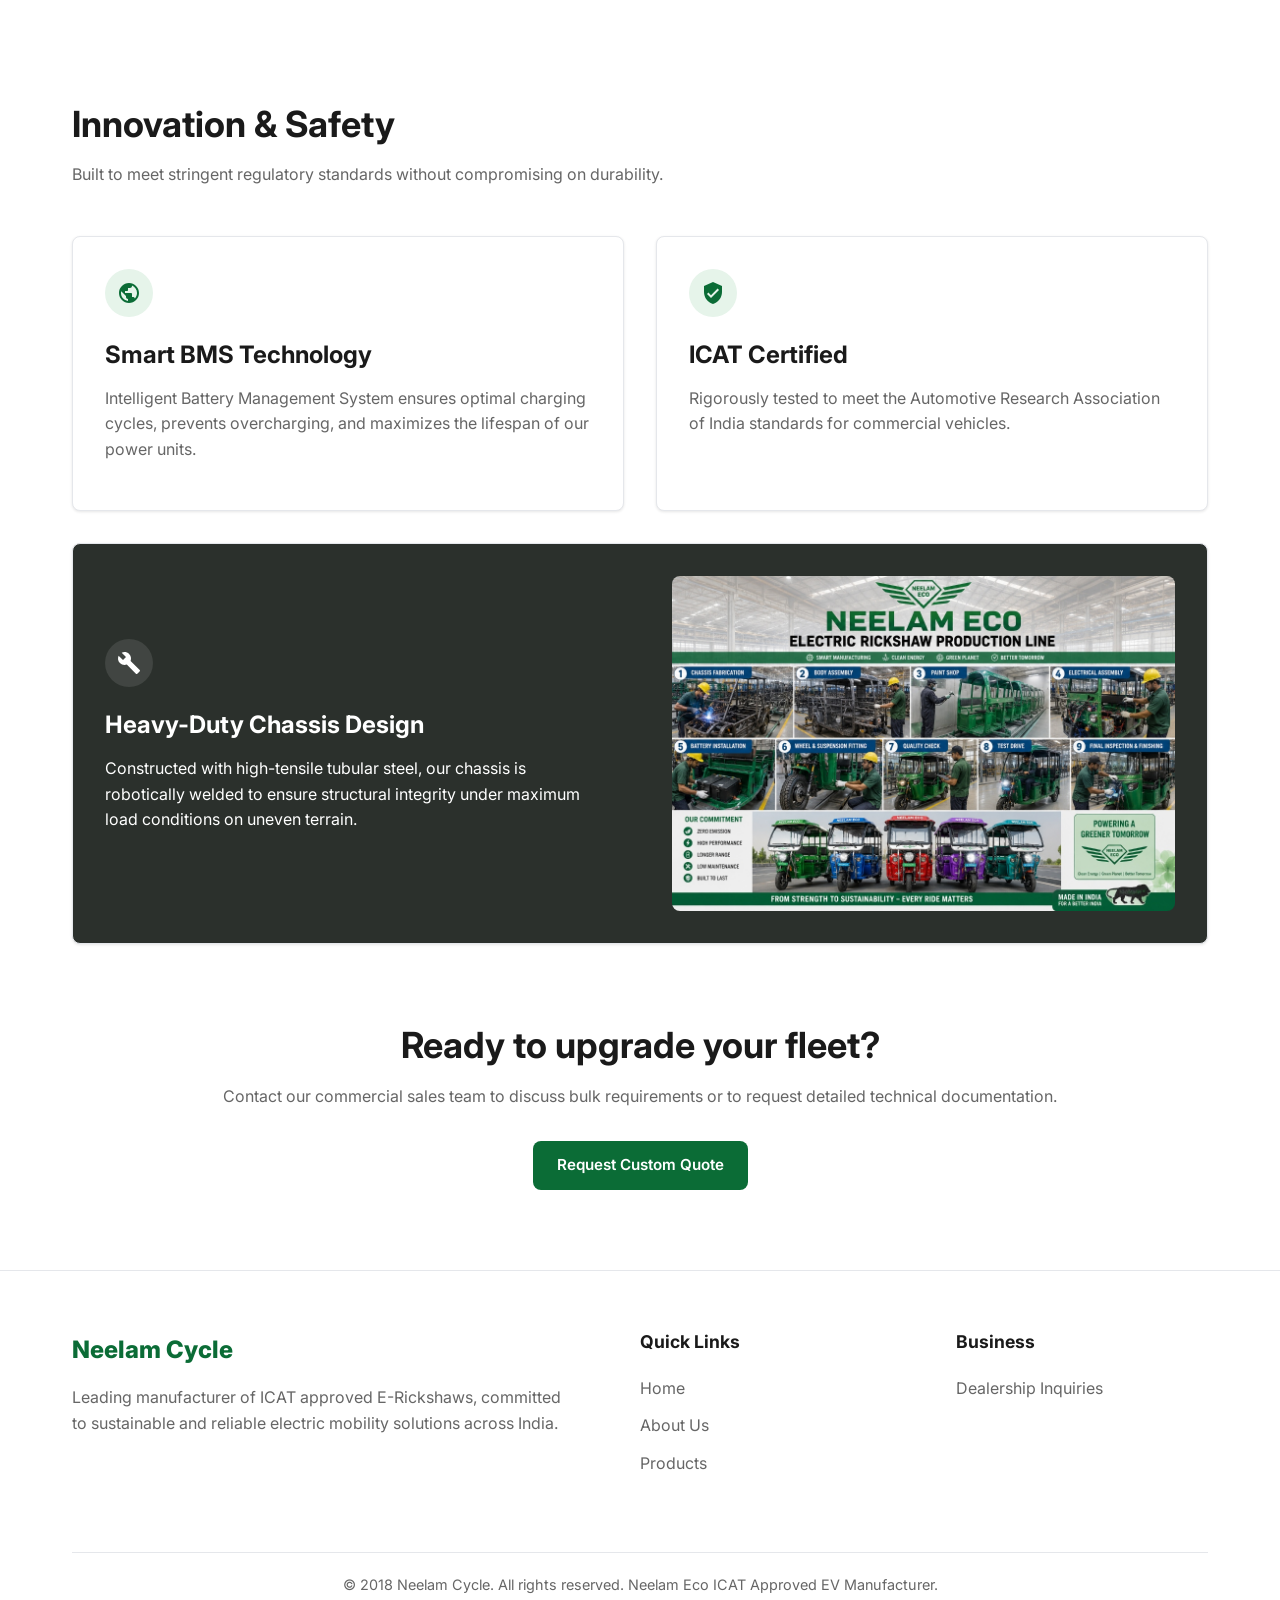
<file: products.html>
<!DOCTYPE html>
<html lang="en">
<head>
    <meta charset="UTF-8">
    <meta name="viewport" content="width=device-width, initial-scale=1.0">
    <title>Products | Neelam Cycle</title>
    <link href="https://fonts.googleapis.com/css2?family=Inter:wght@400;500;600;700;800&display=swap" rel="stylesheet">
    <link rel="stylesheet" href="style.css">
    <style>
        .page-header {
            padding: 160px 0 80px;
            background-color: var(--bg-light);
            display: flex;
            align-items: center;
        }
        .page-header h1 {
            color: var(--primary-color);
        }
        .product-hero-img {
            border-radius: var(--border-radius);
            box-shadow: var(--shadow-lg);
            background: white;
            padding: 2rem;
        }
        .spec-list {
            list-style: none;
            margin-bottom: 2rem;
        }
        .spec-list li {
            display: flex;
            align-items: center;
            gap: 1rem;
            margin-bottom: 1rem;
            font-size: 0.95rem;
            color: var(--text-color);
        }
        .spec-list svg {
            width: 20px;
            height: 20px;
            fill: var(--primary-color);
        }
        .table-responsive {
            overflow-x: auto;
            background: white;
            border-radius: var(--border-radius);
            box-shadow: var(--shadow-sm);
            border: 1px solid var(--border-color);
        }
        table {
            width: 100%;
            border-collapse: collapse;
            text-align: left;
        }
        th, td {
            padding: 1.2rem 1.5rem;
            border-bottom: 1px solid var(--border-color);
        }
        th {
            background-color: var(--primary-color);
            color: white;
            font-weight: 600;
        }
        tr:last-child td {
            border-bottom: none;
        }
        .dark-card {
            background-color: #2b302c;
            color: white;
        }
        .dark-card h3, .dark-card p {
            color: white;
        }
        .product-img {
            max-height: 250px;
            margin: 0 auto 2rem;
            object-fit: contain;
        }
    </style>
</head>
<body>

    <header>
        <div class="top-bar">
            <div class="container">
                <div class="top-bar-left">
                    <span><span class="status-dot"></span> ICAT Certified & Subsidy Eligible</span>
                    <span style="margin-left: 1rem;"><svg viewBox="0 0 24 24" width="14" height="14" fill="currentColor"><path d="M12 1L3 5v6c0 5.55 3.84 10.74 9 12 5.16-1.26 9-6.45 9-12V5l-9-4zm-2 16l-4-4 1.41-1.41L10 14.17l6.59-6.59L18 9l-8 8z"/></svg> Made in India - Legacy Since 1990</span>
                </div>
                <div class="top-bar-right">
                    <a href="tel:+919973473090" class="top-bar-link">
                        <svg viewBox="0 0 24 24" width="14" height="14" fill="currentColor"><path d="M6.62 10.79c1.44 2.83 3.76 5.14 6.59 6.59l2.2-2.2c.27-.27.67-.36 1.02-.24 1.12.37 2.33.57 3.57.57.55 0 1 .45 1 1V20c0 .55-.45 1-1 1-9.39 0-17-7.61-17-17 0-.55.45-1 1-1h3.5c.55 0 1 .45 1 1 0 1.25.2 2.45.57 3.57.11.35.03.74-.25 1.02l-2.2 2.2z"/></svg>
                        Call
                    </a>
                    <a href="#" class="top-bar-btn" onclick="toggleLanguage(event)">
                        <svg viewBox="0 0 24 24" width="14" height="14" fill="currentColor"><path d="M12.87 15.07l-2.54-2.51.03-.03c1.74-1.94 2.98-4.17 3.71-6.53H17V4h-7V2H8v2H1v2h11.17C11.5 7.92 10.44 9.75 9 11.35 8.07 10.32 7.3 9.19 6.69 8h-2c.73 1.63 1.73 3.17 2.98 4.56l-5.09 5.02L4 19l5-5 3.11 3.11.76-2.04zM18.5 10h-2L12 22h2l1.12-3h4.75L21 22h2l-4.5-12zm-2.62 7l1.62-4.33L19.12 17h-3.24z"/></svg>
                        <span style="font-family: 'Noto Sans Devanagari', sans-serif;">हिंदी</span>
                    </a>
                </div>
            </div>
        </div>
        <div class="container">
            <nav>
                <a href="index.html" class="logo-container">
                    <span class="logo-title">NEELAM CYCLE</span>
                    <span class="logo-tagline">EV Last Mile Mobility</span>
                </a>
                <ul class="nav-links">
                    <li><a href="index.html">Home</a></li>
                    <li><a href="products.html" class="active">Product</a></li>
                    <li><a href="dealership.html">Dealership</a></li>
                    <li><a href="about.html">About</a></li>
                </ul>
                <a href="dealership.html" class="btn btn-primary nav-cta">Get Quote</a>
                <button class="hamburger">&#9776;</button>
            </nav>
        </div>
    </header>

    <main>
        <section class="page-header">
            <div class="container">
                <div class="grid grid-2" style="align-items: center;">
                    <div>
                        <span class="badge">ICAT Approved</span>
                        <h1 style="color: var(--text-color);">Engineered for Performance. <br><span style="color: var(--primary-color);">Built for Reliability.</span></h1>
                        <p>Explore the technical specifications of our ICAT-approved E-Rickshaw lineup, meticulously designed for the rigorous demands of Indian roads and commercial fleet operations.</p>
                    </div>
                    <div>
                        <img src="images/media__1781297517314.jpg" alt="Passenger E-Rickshaw" class="product-hero-img">
                    </div>
                </div>
            </div>
        </section>

        <section class="section text-center">
            <div class="container">
                <div class="section-header" style="margin: 0 auto 3rem;">
                    <h2>Our Lineup</h2>
                    <p>Purpose-built electric mobility solutions for diverse commercial applications.</p>
                </div>
                
                <div class="grid grid-2 text-left">
                    <div class="card">
                        <h3>Passenger E-Rickshaw</h3>
                        <p>Optimized for urban commute and high-turnover passenger transport.</p>
                        <img src="images/media__1781297517314.jpg" alt="Passenger" class="product-img">
                        <ul class="spec-list" id="passenger-specs">
                            <li><svg viewBox="0 0 24 24"><path d="M16 11c1.66 0 2.99-1.34 2.99-3S17.66 5 16 5c-1.66 0-3 1.34-3 3s1.34 3 3 3zm-8 0c1.66 0 2.99-1.34 2.99-3S9.66 5 8 5C6.34 5 5 6.34 5 8s1.34 3 3 3zm0 2c-2.33 0-7 1.17-7 3.5V19h14v-2.5c0-2.33-4.67-3.5-7-3.5zm8 0c-.29 0-.62.02-.97.05 1.16.84 1.97 1.97 1.97 3.45V19h6v-2.5c0-2.33-4.67-3.5-7-3.5z"/></svg> 4+1 Passenger Capacity</li>
                            <li><svg viewBox="0 0 24 24"><path d="M18.4 10.6C16.55 8.99 14.15 8 11.5 8c-4.65 0-8.58 3.03-9.96 7.22L3.9 16c1.05-3.19 4.05-5.5 7.6-5.5 1.95 0 3.73.72 5.12 1.88L13 16h9V7l-3.6 3.6z"/></svg> 180km Real-world Range</li>
                            <li><svg viewBox="0 0 24 24"><path d="M11 21h-1l1-7H7.5c-.58 0-.57-.32-.38-.66.19-.34.05-.08.16-.28L11.5 2h1l-1 7h3.5c.49 0 .56.33.47.51l-.07.15C12.96 14.55 11 21 11 21z"/></svg> High Torque 1200W Motor</li>
                            <li><svg viewBox="0 0 24 24"><path d="M11.99 2C6.47 2 2 6.48 2 12s4.47 10 9.99 10C17.52 22 22 17.52 22 12S17.52 2 11.99 2zM12 20c-4.42 0-8-3.58-8-8s3.58-8 8-8 8 3.58 8 8-3.58 8-8 8z"/><path d="M12.5 7H11v6l5.25 3.15.75-1.23-4.5-2.67z"/></svg> 0 to 28 km/h in 3.7 seconds</li>
                            <div class="hidden-specs" id="passenger-hidden-specs" style="display: none;">
                                <li><svg viewBox="0 0 24 24"><path d="M18.4 10.6C16.55 8.99 14.15 8 11.5 8c-4.65 0-8.58 3.03-9.96 7.22L3.9 16c1.05-3.19 4.05-5.5 7.6-5.5 1.95 0 3.73.72 5.12 1.88L13 16h9V7l-3.6 3.6z"/></svg> Top speed 28km/h</li>
                                <li><svg viewBox="0 0 24 24"><path d="M11.99 2C6.47 2 2 6.48 2 12s4.47 10 9.99 10C17.52 22 22 17.52 22 12S17.52 2 11.99 2zM12 20c-4.42 0-8-3.58-8-8s3.58-8 8-8 8 3.58 8 8-3.58 8-8 8z"/><path d="M12.5 7H11v6l5.25 3.15.75-1.23-4.5-2.67z"/></svg> Charging Time : 3 hours 50 min ± 10 min</li>
                                <li><svg viewBox="0 0 24 24"><path d="M12 1L3 5v6c0 5.55 3.84 10.74 9 12 5.16-1.26 9-6.45 9-12V5l-9-4zm-2 16l-4-4 1.41-1.41L10 14.17l6.59-6.59L18 9l-8 8z"/></svg> IP67-Rated Dust and Waterproof Motor</li>
                                <li><svg viewBox="0 0 24 24"><path d="M11 21h-1l1-7H7.5c-.58 0-.57-.32-.38-.66.19-.34.05-.08.16-.28L11.5 2h1l-1 7h3.5c.49 0 .56.33.47.51l-.07.15C12.96 14.55 11 21 11 21z"/></svg> 42 Nm Peak Torque</li>
                                <li><svg viewBox="0 0 24 24"><path d="M22.7 19l-9.1-9.1c.9-2.3.4-5-1.5-6.9-2-2-5-2.4-7.4-1.3L9 6 6 9 1.6 4.7C.5 7.1.9 10.1 2.9 12.1c1.9 1.9 4.6 2.4 6.9 1.5l9.1 9.1c.4.4 1 .4 1.4 0l2.3-2.3c.5-.4.5-1.1.1-1.4z"/></svg> Best-in-Class Legroom</li>
                                <li><svg viewBox="0 0 24 24"><path d="M19 15v4H5v-4h14m1-2H4c-.55 0-1 .45-1 1v6c0 .55.45 1 1 1h16c.55 0 1-.45 1-1v-6c0-.55-.45-1-1-1zM7 18.5c-.82 0-1.5-.67-1.5-1.5s.67-1.5 1.5-1.5 1.5.67 1.5 1.5-.67 1.5-1.5 1.5zM19 5v4H5V5h14m1-2H4c-.55 0-1 .45-1 1v6c0 .55.45 1 1 1h16c.55 0 1-.45 1-1V4c0-.55-.45-1-1-1zM7 8.5c-.82 0-1.5-.67-1.5-1.5S6.18 5.5 7 5.5s1.5.67 1.5 1.5S7.82 8.5 7 8.5z"/></svg> Heavy-Duty Metal Structure</li>
                                <li><svg viewBox="0 0 24 24"><path d="M12 2C6.48 2 2 6.48 2 12s4.48 10 10 10 10-4.48 10-10S17.52 2 12 2zm-1 17.93c-3.95-.49-7-3.85-7-7.93 0-.62.08-1.21.21-1.79L9 15v1c0 1.1.9 2 2 2v1.93zm6.9-2.54c-.26-.81-1-1.39-1.9-1.39h-1v-3c0-.55-.45-1-1-1H8v-2h2c.55 0 1-.45 1-1V7h2c1.1 0 2-.9 2-2v-.41c2.93 1.19 5 4.06 5 7.41 0 2.08-.8 3.97-2.1 5.39z"/></svg> Best-in-class wheelbase of 2073 mm providing stability</li>
                            </div>
                        </ul>
                        <button class="btn btn-outline" id="toggle-passenger-specs" style="width: 100%;">View Detailed Specs</button>
                    </div>
                    
                    <div class="card">
                        <h3>Cargo E-Rickshaw</h3>
                        <p>Heavy-duty chassis designed for last-mile logistics and heavy payloads.</p>
                        <img src="images/cargo_rickshaw_1781292514548.png" alt="Cargo" class="product-img">
                        <ul class="spec-list" id="cargo-specs">
                            <li><svg viewBox="0 0 24 24"><path d="M19.5 8H17V6c0-1.1-.9-2-2-2H3c-1.1 0-2 .9-2 2v9c0 1.1.9 2 2 2h1.5c0 1.66 1.34 3 3 3s3-1.34 3-3h4c0 1.66 1.34 3 3 3s3-1.34 3-3H21v-4.5c0-1.1-.9-2-2-2zm-12 10.5c-.83 0-1.5-.67-1.5-1.5s.67-1.5 1.5-1.5 1.5.67 1.5 1.5-.67 1.5-1.5 1.5zm10 0c-.83 0-1.5-.67-1.5-1.5s.67-1.5 1.5-1.5 1.5.67 1.5 1.5-.67 1.5-1.5 1.5zM17 12V9.5h2.5l2 2.5H17z"/></svg> 800kg Payload Capacity</li>
                            <li><svg viewBox="0 0 24 24"><path d="M18.4 10.6C16.55 8.99 14.15 8 11.5 8c-4.65 0-8.58 3.03-9.96 7.22L3.9 16c1.05-3.19 4.05-5.5 7.6-5.5 1.95 0 3.73.72 5.12 1.88L13 16h9V7l-3.6 3.6z"/></svg> 150km Range Under Load</li>
                            <li><svg viewBox="0 0 24 24"><path d="M11 21h-1l1-7H7.5c-.58 0-.57-.32-.38-.66.19-.34.05-.08.16-.28L11.5 2h1l-1 7h3.5c.49 0 .56.33.47.51l-.07.15C12.96 14.55 11 21 11 21z"/></svg> Heavy-Duty 1500W Motor</li>
                            <li><svg viewBox="0 0 24 24"><path d="M11.99 2C6.47 2 2 6.48 2 12s4.47 10 9.99 10C17.52 22 22 17.52 22 12S17.52 2 11.99 2zM12 20c-4.42 0-8-3.58-8-8s3.58-8 8-8 8 3.58 8 8-3.58 8-8 8z"/><path d="M12.5 7H11v6l5.25 3.15.75-1.23-4.5-2.67z"/></svg> 0 to 28 km/h in 3.7 seconds</li>
                            <div class="hidden-specs" id="cargo-hidden-specs" style="display: none;">
                                <li><svg viewBox="0 0 24 24"><path d="M18.4 10.6C16.55 8.99 14.15 8 11.5 8c-4.65 0-8.58 3.03-9.96 7.22L3.9 16c1.05-3.19 4.05-5.5 7.6-5.5 1.95 0 3.73.72 5.12 1.88L13 16h9V7l-3.6 3.6z"/></svg> Top speed 28km/h</li>
                                <li><svg viewBox="0 0 24 24"><path d="M11.99 2C6.47 2 2 6.48 2 12s4.47 10 9.99 10C17.52 22 22 17.52 22 12S17.52 2 11.99 2zM12 20c-4.42 0-8-3.58-8-8s3.58-8 8-8 8 3.58 8 8-3.58 8-8 8z"/><path d="M12.5 7H11v6l5.25 3.15.75-1.23-4.5-2.67z"/></svg> Charging Time : 3 hours 50 min ± 10 min</li>
                                <li><svg viewBox="0 0 24 24"><path d="M12 1L3 5v6c0 5.55 3.84 10.74 9 12 5.16-1.26 9-6.45 9-12V5l-9-4zm-2 16l-4-4 1.41-1.41L10 14.17l6.59-6.59L18 9l-8 8z"/></svg> IP67-Rated Dust and Waterproof Motor</li>
                                <li><svg viewBox="0 0 24 24"><path d="M11 21h-1l1-7H7.5c-.58 0-.57-.32-.38-.66.19-.34.05-.08.16-.28L11.5 2h1l-1 7h3.5c.49 0 .56.33.47.51l-.07.15C12.96 14.55 11 21 11 21z"/></svg> 42 Nm Peak Torque</li>
                                <li><svg viewBox="0 0 24 24"><path d="M22.7 19l-9.1-9.1c.9-2.3.4-5-1.5-6.9-2-2-5-2.4-7.4-1.3L9 6 6 9 1.6 4.7C.5 7.1.9 10.1 2.9 12.1c1.9 1.9 4.6 2.4 6.9 1.5l9.1 9.1c.4.4 1 .4 1.4 0l2.3-2.3c.5-.4.5-1.1.1-1.4z"/></svg> Best-in-Class Legroom</li>
                                <li><svg viewBox="0 0 24 24"><path d="M19 15v4H5v-4h14m1-2H4c-.55 0-1 .45-1 1v6c0 .55.45 1 1 1h16c.55 0 1-.45 1-1v-6c0-.55-.45-1-1-1zM7 18.5c-.82 0-1.5-.67-1.5-1.5s.67-1.5 1.5-1.5 1.5.67 1.5 1.5-.67 1.5-1.5 1.5zM19 5v4H5V5h14m1-2H4c-.55 0-1 .45-1 1v6c0 .55.45 1 1 1h16c.55 0 1-.45 1-1V4c0-.55-.45-1-1-1zM7 8.5c-.82 0-1.5-.67-1.5-1.5S6.18 5.5 7 5.5s1.5.67 1.5 1.5S7.82 8.5 7 8.5z"/></svg> Heavy-Duty Metal Structure</li>
                                <li><svg viewBox="0 0 24 24"><path d="M12 2C6.48 2 2 6.48 2 12s4.48 10 10 10 10-4.48 10-10S17.52 2 12 2zm-1 17.93c-3.95-.49-7-3.85-7-7.93 0-.62.08-1.21.21-1.79L9 15v1c0 1.1.9 2 2 2v1.93zm6.9-2.54c-.26-.81-1-1.39-1.9-1.39h-1v-3c0-.55-.45-1-1-1H8v-2h2c.55 0 1-.45 1-1V7h2c1.1 0 2-.9 2-2v-.41c2.93 1.19 5 4.06 5 7.41 0 2.08-.8 3.97-2.1 5.39z"/></svg> Best-in-class wheelbase of 2073 mm providing stability</li>
                            </div>
                        </ul>
                        <button class="btn btn-outline" id="toggle-cargo-specs" style="width: 100%;">View Detailed Specs</button>
                    </div>
                </div>
            </div>
        </section>



        <section class="section">
            <div class="container">
                <div class="section-header">
                    <h2>Innovation & Safety</h2>
                    <p>Built to meet stringent regulatory standards without compromising on durability.</p>
                </div>
                
                <div class="grid grid-2">
                    <div class="card">
                        <div class="card-icon"><svg viewBox="0 0 24 24"><path d="M12 2C6.48 2 2 6.48 2 12s4.48 10 10 10 10-4.48 10-10S17.52 2 12 2zm-1 17.93c-3.95-.49-7-3.85-7-7.93 0-.62.08-1.21.21-1.79L9 15v1c0 1.1.9 2 2 2v1.93zm6.9-2.54c-.26-.81-1-1.39-1.9-1.39h-1v-3c0-.55-.45-1-1-1H8v-2h2c.55 0 1-.45 1-1V7h2c1.1 0 2-.9 2-2v-.41c2.93 1.19 5 4.06 5 7.41 0 2.08-.8 3.97-2.1 5.39z"/></svg></div>
                        <h3>Smart BMS Technology</h3>
                        <p>Intelligent Battery Management System ensures optimal charging cycles, prevents overcharging, and maximizes the lifespan of our power units.</p>
                    </div>
                    <div class="card">
                        <div class="card-icon"><svg viewBox="0 0 24 24"><path d="M12 1L3 5v6c0 5.55 3.84 10.74 9 12 5.16-1.26 9-6.45 9-12V5l-9-4zm-2 16l-4-4 1.41-1.41L10 14.17l6.59-6.59L18 9l-8 8z"/></svg></div>
                        <h3>ICAT Certified</h3>
                        <p>Rigorously tested to meet the Automotive Research Association of India standards for commercial vehicles.</p>
                    </div>
                    <div class="card dark-card" style="grid-column: span 2;">
                        <div class="grid grid-2" style="align-items: center; gap: 4rem;">
                            <div>
                                <div class="card-icon" style="background-color: rgba(255,255,255,0.1); color: white;"><svg viewBox="0 0 24 24"><path d="M22.7 19l-9.1-9.1c.9-2.3.4-5-1.5-6.9-2-2-5-2.4-7.4-1.3L9 6 6 9 1.6 4.7C.5 7.1.9 10.1 2.9 12.1c1.9 1.9 4.6 2.4 6.9 1.5l9.1 9.1c.4.4 1 .4 1.4 0l2.3-2.3c.5-.4.5-1.1.1-1.4z"/></svg></div>
                                <h3>Heavy-Duty Chassis Design</h3>
                                <p>Constructed with high-tensile tubular steel, our chassis is robotically welded to ensure structural integrity under maximum load conditions on uneven terrain.</p>
                            </div>
                            <div>
                                <img src="images/media__1781300031892.jpg" alt="Electric Rickshaw Production Line" style="border-radius: 8px;">
                            </div>
                        </div>
                    </div>
                </div>
                
                <div class="text-center" style="margin-top: 5rem;">
                    <h2>Ready to upgrade your fleet?</h2>
                    <p style="margin-bottom: 2rem;">Contact our commercial sales team to discuss bulk requirements or to request detailed technical documentation.</p>
                    <a href="dealership.html" class="btn btn-primary">Request Custom Quote</a>
                </div>
            </div>
        </section>

    </main>

    <footer>
        <div class="container">
            <div class="footer-top">
                <div class="footer-about">
                    <a href="index.html" class="footer-logo">Neelam Cycle</a>
                    <p>Leading manufacturer of ICAT approved E-Rickshaws, committed to sustainable and reliable electric mobility solutions across India.</p>
                </div>
                <div class="footer-links">
                    <h4>Quick Links</h4>
                    <ul>
                        <li><a href="index.html">Home</a></li>
                        <li><a href="about.html">About Us</a></li>
                        <li><a href="products.html">Products</a></li>
                    </ul>
                </div>
                <div class="footer-links">
                    <h4>Business</h4>
                    <ul>
                        <li><a href="dealership.html">Dealership Inquiries</a></li>
                    </ul>
                </div>
            </div>
            <div class="footer-bottom">
                &copy; 2018 Neelam Cycle. All rights reserved. Neelam Eco ICAT Approved EV Manufacturer.
            </div>
        </div>
    </footer>

    <div id="google_translate_element" style="display: none;"></div>
    <script type="text/javascript">
        function googleTranslateElementInit() {
            new google.translate.TranslateElement({pageLanguage: 'en', includedLanguages: 'hi,en', autoDisplay: false}, 'google_translate_element');
        }
    </script>
    <script type="text/javascript" src="https://translate.google.com/translate_a/element.js?cb=googleTranslateElementInit"></script>
    <script src="script.js"></script>
</body>
</html>
</file>
<file: style.css>
:root {
    --primary-color: #0b6c36; /* Dark Green from logo */
    --primary-hover: #084f27;
    --text-color: #1a1a1a;
    --text-muted: #666666;
    --bg-light: #f5f7f6; /* Very light grey/green tint */
    --bg-white: #ffffff;
    --border-color: #e5e7eb;
    --font-family: 'Inter', system-ui, -apple-system, sans-serif;
    --border-radius: 8px;
    --shadow-sm: 0 1px 3px rgba(0,0,0,0.1);
    --shadow-md: 0 4px 6px rgba(0,0,0,0.05);
    --shadow-lg: 0 10px 15px rgba(0,0,0,0.1);
}

* {
    margin: 0;
    padding: 0;
    box-sizing: border-box;
}

body {
    font-family: var(--font-family);
    color: var(--text-color);
    background-color: var(--bg-white);
    line-height: 1.6;
    overflow-x: hidden;
}

h1, h2, h3, h4, h5, h6 {
    font-weight: 700;
    line-height: 1.2;
    margin-bottom: 1rem;
}

h1 {
    font-size: 3rem;
}

h2 {
    font-size: 2.25rem;
}

h3 {
    font-size: 1.5rem;
}

p {
    margin-bottom: 1rem;
    color: var(--text-muted);
}

a {
    text-decoration: none;
    color: inherit;
    transition: color 0.2s ease;
}

a:hover {
    color: var(--primary-color);
}

img {
    max-width: 100%;
    height: auto;
    display: block;
}

/* Utilities */
.container {
    width: 100%;
    max-width: 1200px;
    margin: 0 auto;
    padding: 0 2rem;
}

.text-center { text-align: center; }
.text-muted { color: var(--text-muted); }

.btn {
    display: inline-flex;
    align-items: center;
    justify-content: center;
    padding: 0.75rem 1.5rem;
    font-weight: 600;
    font-size: 0.95rem;
    border-radius: var(--border-radius);
    cursor: pointer;
    transition: all 0.3s ease;
    border: none;
    gap: 0.5rem;
}

.btn-primary {
    background-color: var(--primary-color);
    color: white;
}

.btn-primary:hover {
    background-color: var(--primary-hover);
    color: white;
}

.btn-outline {
    background-color: transparent;
    color: var(--primary-color);
    border: 2px solid var(--primary-color);
}

.btn-outline:hover {
    background-color: var(--bg-light);
}

.badge {
    display: inline-flex;
    align-items: center;
    padding: 0.25rem 0.75rem;
    background-color: #e6f4ea; /* Light green */
    color: var(--primary-color);
    border-radius: 20px;
    font-size: 0.85rem;
    font-weight: 600;
    margin-bottom: 1rem;
    gap: 0.5rem;
}

.badge svg {
    width: 14px;
    height: 14px;
    fill: currentColor;
}

/* Hide Google Translate Banner */
.goog-te-banner-frame { display: none !important; }
body { top: 0px !important; }

/* Top Bar */
.top-bar {
    background-color: #04361b;
    color: #e6f4ea;
    font-size: 0.8rem;
    padding: 8px 0;
}

.top-bar .container {
    display: flex;
    justify-content: space-between;
    align-items: center;
}

.top-bar-left, .top-bar-right {
    display: flex;
    align-items: center;
    gap: 1.5rem;
}

.top-bar-left span {
    display: flex;
    align-items: center;
    gap: 0.4rem;
}

.status-dot {
    width: 8px;
    height: 8px;
    background-color: #72e04e;
    border-radius: 50%;
    display: inline-block;
    box-shadow: 0 0 5px #72e04e;
}

.top-bar-link {
    color: white;
    display: flex;
    align-items: center;
    gap: 0.4rem;
    text-decoration: none;
    font-weight: 500;
}

.top-bar-link:hover {
    color: #72e04e;
}

.top-bar-btn {
    background-color: rgba(255, 255, 255, 0.1);
    border: 1px solid rgba(255, 255, 255, 0.2);
    color: #72e04e;
    padding: 4px 10px;
    border-radius: 4px;
    display: flex;
    align-items: center;
    gap: 0.4rem;
    text-decoration: none;
    font-weight: 500;
    transition: background-color 0.2s;
}

.top-bar-btn:hover {
    background-color: rgba(255, 255, 255, 0.2);
}

/* Header & Navbar */
header {
    background-color: var(--bg-white);
    position: fixed;
    top: 0;
    left: 0;
    width: 100%;
    z-index: 1000;
    box-shadow: var(--shadow-sm);
}

nav {
    display: flex;
    justify-content: space-between;
    align-items: center;
    height: 80px;
}

.logo-container {
    display: flex;
    flex-direction: column;
    text-decoration: none;
    transition: transform 0.2s ease;
}

.logo-container:hover {
    transform: scale(1.02);
}

.logo-title {
    font-size: 1.8rem;
    font-weight: 900;
    color: var(--primary-color);
    letter-spacing: -0.5px;
    text-transform: uppercase;
    line-height: 1;
    font-style: italic;
}

.logo-tagline {
    font-size: 0.7rem;
    font-weight: 600;
    color: var(--text-muted);
    letter-spacing: 1.5px;
    text-transform: uppercase;
    margin-top: 4px;
}

.nav-links {
    display: flex;
    list-style: none;
    gap: 2rem;
}

.nav-links a {
    font-weight: 500;
    font-size: 0.95rem;
    color: var(--text-color);
}

.nav-links a:hover,
.nav-links a.active {
    color: var(--primary-color);
}

.hamburger {
    display: none;
    cursor: pointer;
    background: none;
    border: none;
    font-size: 1.5rem;
    color: var(--text-color);
}

/* Hero Section Base */
.hero {
    position: relative;
    padding: 120px 0 80px; /* Offset for header */
    min-height: 80vh;
    display: flex;
    align-items: center;
    background-size: cover;
    background-position: center;
}

.hero::before {
    content: '';
    position: absolute;
    top: 0;
    left: 0;
    width: 100%;
    height: 100%;
    background: linear-gradient(to right, rgba(255,255,255,0.95) 0%, rgba(255,255,255,0.7) 50%, rgba(255,255,255,0) 100%);
    z-index: 1;
}

.hero .container {
    position: relative;
    z-index: 2;
}

.hero-content {
    max-width: 600px;
}

.hero h1 {
    margin-bottom: 1.5rem;
    color: var(--text-color);
}

.hero-actions {
    display: flex;
    gap: 1rem;
    margin-top: 2rem;
}

/* Sections */
.section {
    padding: 80px 0;
}

.section-light {
    background-color: var(--bg-light);
}

.section-header {
    margin-bottom: 3rem;
    max-width: 700px;
}

/* Cards */
.card {
    background-color: var(--bg-white);
    border-radius: var(--border-radius);
    padding: 2rem;
    box-shadow: var(--shadow-sm);
    border: 1px solid var(--border-color);
    transition: transform 0.3s ease, box-shadow 0.3s ease;
}

.card:hover {
    transform: translateY(-5px);
    box-shadow: var(--shadow-lg);
}

.card-icon {
    width: 48px;
    height: 48px;
    border-radius: 50%;
    background-color: #e6f4ea;
    color: var(--primary-color);
    display: flex;
    align-items: center;
    justify-content: center;
    margin-bottom: 1.5rem;
}

.card-icon svg {
    width: 24px;
    height: 24px;
    fill: currentColor;
}

/* Grid Layouts */
.grid {
    display: grid;
    gap: 2rem;
}

.grid-2 { grid-template-columns: repeat(2, 1fr); }
.grid-3 { grid-template-columns: repeat(3, 1fr); }
.grid-4 { grid-template-columns: repeat(4, 1fr); }

/* Forms */
.form-group {
    margin-bottom: 1.5rem;
}

.form-label {
    display: block;
    margin-bottom: 0.5rem;
    font-weight: 500;
    font-size: 0.9rem;
}

.form-control {
    width: 100%;
    padding: 0.75rem 1rem;
    border: 1px solid var(--border-color);
    border-radius: var(--border-radius);
    font-family: inherit;
    font-size: 1rem;
    transition: border-color 0.2s ease;
}

.form-control:focus {
    outline: none;
    border-color: var(--primary-color);
    box-shadow: 0 0 0 3px rgba(11, 108, 54, 0.1);
}

textarea.form-control {
    resize: vertical;
    min-height: 120px;
}

/* Footer */
footer {
    background-color: #ffffff;
    border-top: 1px solid var(--border-color);
    padding: 60px 0 20px;
}

.footer-top {
    display: grid;
    grid-template-columns: 2fr 1fr 1fr;
    gap: 4rem;
    margin-bottom: 4rem;
}

.footer-logo {
    font-size: 1.5rem;
    font-weight: 800;
    color: var(--primary-color);
    margin-bottom: 1rem;
    display: block;
}

.footer-links h4 {
    font-size: 1.1rem;
    margin-bottom: 1.5rem;
}

.footer-links ul {
    list-style: none;
}

.footer-links li {
    margin-bottom: 0.75rem;
}

.footer-links a {
    color: var(--text-muted);
}

.footer-links a:hover {
    color: var(--primary-color);
}

.footer-bottom {
    text-align: center;
    padding-top: 20px;
    border-top: 1px solid var(--border-color);
    font-size: 0.9rem;
    color: var(--text-muted);
}

/* Floating Contact Icon */
.floating-contact {
    position: fixed;
    bottom: 20px;
    right: 20px;
    background-color: var(--primary-color);
    color: white;
    padding: 12px 20px;
    border-radius: 50px;
    display: flex;
    align-items: center;
    gap: 12px;
    box-shadow: 0 4px 15px rgba(0,0,0,0.3);
    z-index: 1000;
    text-decoration: none;
    transition: transform 0.3s ease, box-shadow 0.3s ease;
}

.floating-contact:hover {
    transform: translateY(-5px);
    box-shadow: 0 6px 20px rgba(0,0,0,0.4);
    color: white;
}

.floating-contact-icon {
    width: 28px;
    height: 28px;
    fill: white;
    display: flex;
    align-items: center;
    justify-content: center;
}

.floating-contact-numbers {
    display: none;
    flex-direction: column;
    font-size: 0.9rem;
    font-weight: 600;
    line-height: 1.3;
}

.floating-contact.expanded .floating-contact-numbers {
    display: flex;
}

/* Responsive */
@media (max-width: 992px) {
    .grid-4 { grid-template-columns: repeat(2, 1fr); }
    .grid-3 { grid-template-columns: repeat(2, 1fr); }
}

@media (max-width: 768px) {
    .nav-links {
        display: none;
        flex-direction: column;
        position: absolute;
        top: 80px;
        left: 0;
        width: 100%;
        background: var(--bg-white);
        padding: 2rem;
        box-shadow: var(--shadow-lg);
    }

    .nav-links.active {
        display: flex;
    }

    .hamburger {
        display: block;
    }

    .grid-2, .grid-3, .grid-4 { grid-template-columns: 1fr; }
    
    .footer-top { grid-template-columns: 1fr; gap: 2rem; }
    
    .hero {
        padding: 100px 0 60px;
        text-align: center;
    }
    
    .hero::before {
        background: rgba(255,255,255,0.85); /* More opaque on mobile */
    }
    
    .hero-actions {
        justify-content: center;
        flex-direction: column;
    }
    
    h1 { font-size: 2.5rem; }
}
</file>
